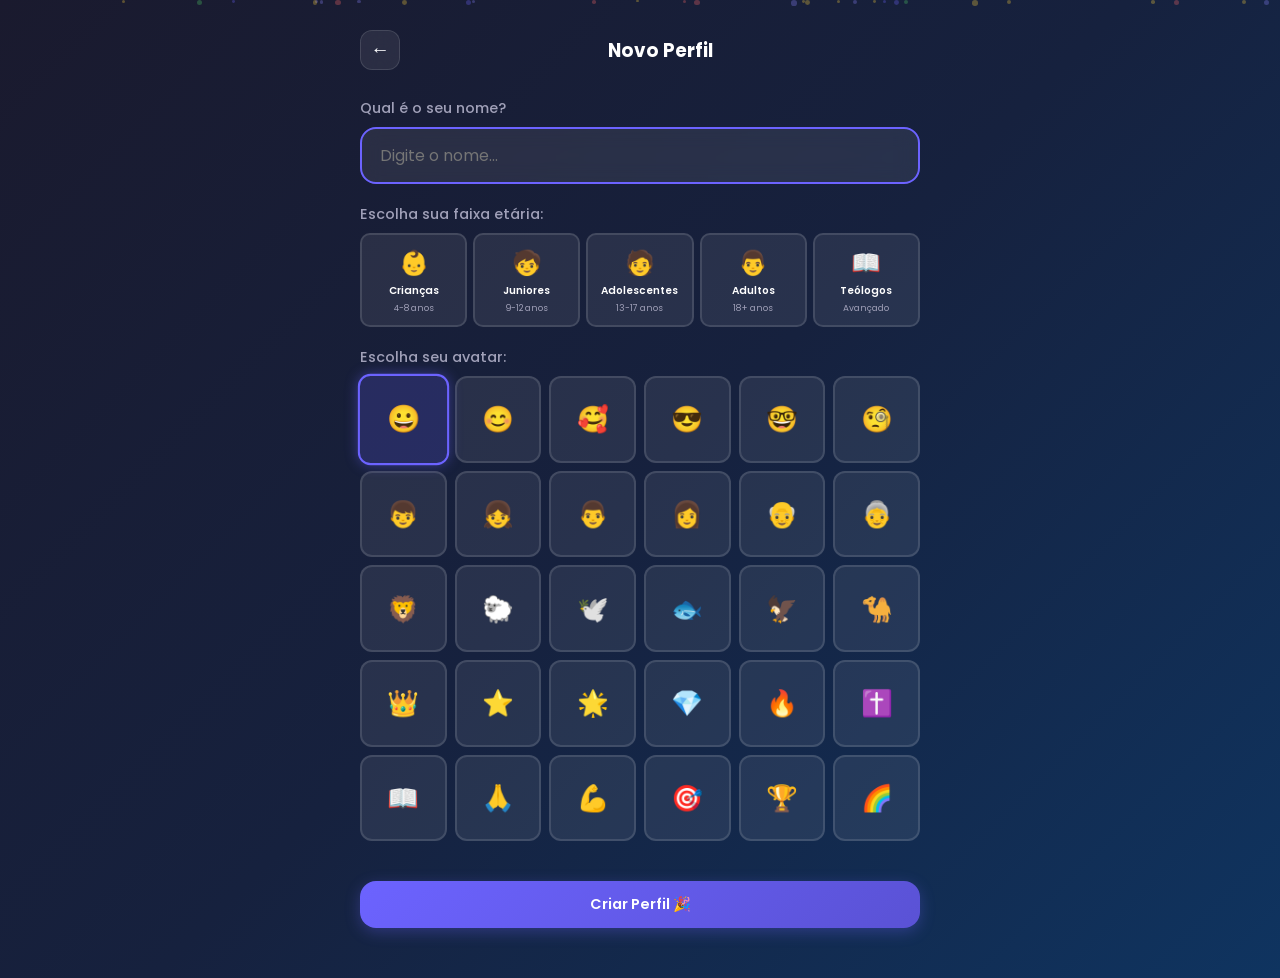
<file: index.html>
<!DOCTYPE html>
<html lang="pt-BR" data-theme="dark">
<head>
    <meta charset="UTF-8">
    <meta name="viewport" content="width=device-width, initial-scale=1.0, maximum-scale=1.0, user-scalable=no">
    <meta name="theme-color" content="#1a1a2e">
    <meta name="description" content="Quiz Bíblico Família">
    <meta name="apple-mobile-web-app-capable" content="yes">
    <link rel="manifest" href="manifest.json">
    <link rel="apple-touch-icon" href="data:image/svg+xml,<svg xmlns='http://www.w3.org/2000/svg' viewBox='0 0 100 100'><text y='.9em' font-size='90'>✝</text></svg>">
    <title>Quiz Bíblico Família</title>
    <link rel="stylesheet" href="css/style.css">
    <link href="https://fonts.googleapis.com/css2?family=Poppins:wght@300;400;500;600;700;800;900&display=swap" rel="stylesheet">
</head>
<body>
    <div id="app">
        <div class="particles" id="particles"></div>

        <!-- ========== SELEÇÃO DE PERFIL ========== -->
        <section id="screen-profile-select" class="screen">
            <div class="container">
                <div class="welcome-hero">
                    <div class="logo-icon">✝</div>
                    <h1 class="title">Quiz Bíblico</h1>
                    <p class="subtitle">Quem vai jogar agora?</p>
                </div>
                <div class="profiles-container" id="profiles-container"></div>
                <button class="btn-add-profile" onclick="showCreateProfile()">
                    <span class="add-profile-icon">➕</span>
                    <span>Adicionar Novo Perfil</span>
                </button>
                <div class="profile-select-footer">
                    <button class="btn-secondary" onclick="navigateTo('screen-family-ranking')">
                        🏆 Ranking da Família
                    </button>
                </div>
            </div>
        </section>

        <!-- ========== CRIAR PERFIL ========== -->
        <section id="screen-create-profile" class="screen">
            <div class="container">
                <div class="header-bar">
                    <button class="btn-back" onclick="backToProfileSelect()">←</button>
                    <h2>Novo Perfil</h2>
                    <div></div>
                </div>
                <div class="create-profile-form">
                    <label class="form-label">Qual é o seu nome?</label>
                    <input type="text" id="create-name" class="form-input" placeholder="Digite o nome..." maxlength="20" autocomplete="off">
                    <label class="form-label" style="margin-top:20px;">Escolha sua faixa etária:</label>
                    <div class="age-select-grid">
                        <button class="age-select-btn" data-age="children" onclick="selectCreateAge('children', this)">
                            <span class="age-select-icon">👶</span>
                            <span class="age-select-name">Crianças</span>
                            <span class="age-select-range">4-8 anos</span>
                        </button>
                        <button class="age-select-btn" data-age="kids" onclick="selectCreateAge('kids', this)">
                            <span class="age-select-icon">🧒</span>
                            <span class="age-select-name">Juniores</span>
                            <span class="age-select-range">9-12 anos</span>
                        </button>
                        <button class="age-select-btn" data-age="teens" onclick="selectCreateAge('teens', this)">
                            <span class="age-select-icon">🧑</span>
                            <span class="age-select-name">Adolescentes</span>
                            <span class="age-select-range">13-17 anos</span>
                        </button>
                        <button class="age-select-btn" data-age="adults" onclick="selectCreateAge('adults', this)">
                            <span class="age-select-icon">👨</span>
                            <span class="age-select-name">Adultos</span>
                            <span class="age-select-range">18+ anos</span>
                        </button>
                        <button class="age-select-btn" data-age="scholars" onclick="selectCreateAge('scholars', this)">
                            <span class="age-select-icon">📖</span>
                            <span class="age-select-name">Teólogos</span>
                            <span class="age-select-range">Avançado</span>
                        </button>
                    </div>
                    <label class="form-label" style="margin-top:20px;">Escolha seu avatar:</label>
                    <div class="avatar-grid" id="create-avatar-grid"></div>
                    <button class="btn-primary" id="btn-create-profile" onclick="createNewProfile()" disabled style="margin-top:25px;">
                        Criar Perfil 🎉
                    </button>
                </div>
            </div>
        </section>

        <!-- ========== TELA INICIAL ========== -->
        <section id="screen-home" class="screen">
            <div class="container">
                <div class="home-topbar">
                    <div class="profile-mini" onclick="navigateTo('screen-profile')">
                        <div class="profile-mini-avatar" id="home-avatar">😀</div>
                        <div class="profile-mini-info">
                            <span class="profile-mini-name" id="home-name">Jogador</span>
                            <span class="profile-mini-level" id="home-level">Nível: Iniciante</span>
                        </div>
                    </div>
                    <div class="topbar-actions">
                        <button class="btn-icon" onclick="switchProfile()" title="Trocar perfil">👥</button>
                        <button class="btn-icon" onclick="toggleTheme()" title="Tema"><span id="theme-icon">🌙</span></button>
                        <button class="btn-icon" onclick="toggleSound()" title="Som"><span id="sound-icon">🔊</span></button>
                        <button class="btn-icon" onclick="navigateTo('screen-settings')" title="Config">⚙️</button>
                    </div>
                </div>

                <!-- CARD DE NOVIDADES -->
                <div class="updates-card" id="updates-card"></div>

                <div class="daily-reward-banner" id="daily-reward-banner" onclick="navigateTo('screen-daily')">
                    <div class="drb-glow"></div>
                    <div class="drb-content">
                        <div class="drb-icon">🎁</div>
                        <div class="drb-text">
                            <span class="drb-title">Recompensa Diária!</span>
                            <span class="drb-sub" id="drb-sub">Toque para coletar</span>
                        </div>
                        <div class="drb-badge">DIA <span id="drb-day">1</span></div>
                    </div>
                </div>

                <div class="stats-bar">
                    <div class="stat-item">
                        <span class="stat-icon">🏆</span>
                        <span class="stat-value" id="total-score">0</span>
                        <span class="stat-label">Pontos</span>
                    </div>
                    <div class="stat-item">
                        <span class="stat-icon">⭐</span>
                        <span class="stat-value" id="total-stars">0</span>
                        <span class="stat-label">Estrelas</span>
                    </div>
                    <div class="stat-item">
                        <span class="stat-icon">🔥</span>
                        <span class="stat-value" id="streak-count">0</span>
                        <span class="stat-label">Sequência</span>
                    </div>
                    <div class="stat-item">
                        <span class="stat-icon">💎</span>
                        <span class="stat-value" id="gems-count">0</span>
                        <span class="stat-label">Gemas</span>
                    </div>
                </div>

                <div class="verse-of-day">
                    <div class="vod-label">📖 Versículo do Dia</div>
                    <p class="vod-text" id="vod-text">"O Senhor é o meu pastor..."</p>
                    <span class="vod-ref" id="vod-ref">— Salmo 23:1</span>
                </div>

                <div class="recommended-age" id="recommended-age"></div>

                <div class="menu-section">
                    <h2 class="section-title">Escolha sua Faixa Etária</h2>
                    <div class="age-groups">
                        <button class="age-btn" data-age="children" onclick="selectAgeGroup('children')">
                            <div class="age-icon">👶</div>
                            <div class="age-info">
                                <h3>Crianças</h3><span>4 - 8 anos</span>
                                <div class="difficulty-dots"><span class="dot filled"></span><span class="dot"></span><span class="dot"></span><span class="dot"></span><span class="dot"></span></div>
                            </div>
                            <div class="age-badge">Fácil</div>
                        </button>
                        <button class="age-btn" data-age="kids" onclick="selectAgeGroup('kids')">
                            <div class="age-icon">🧒</div>
                            <div class="age-info">
                                <h3>Juniores</h3><span>9 - 12 anos</span>
                                <div class="difficulty-dots"><span class="dot filled"></span><span class="dot filled"></span><span class="dot"></span><span class="dot"></span><span class="dot"></span></div>
                            </div>
                            <div class="age-badge">Médio</div>
                        </button>
                        <button class="age-btn" data-age="teens" onclick="selectAgeGroup('teens')">
                            <div class="age-icon">🧑</div>
                            <div class="age-info">
                                <h3>Adolescentes</h3><span>13 - 17 anos</span>
                                <div class="difficulty-dots"><span class="dot filled"></span><span class="dot filled"></span><span class="dot filled"></span><span class="dot"></span><span class="dot"></span></div>
                            </div>
                            <div class="age-badge">Difícil</div>
                        </button>
                        <button class="age-btn" data-age="adults" onclick="selectAgeGroup('adults')">
                            <div class="age-icon">👨</div>
                            <div class="age-info">
                                <h3>Adultos</h3><span>18+ anos</span>
                                <div class="difficulty-dots"><span class="dot filled"></span><span class="dot filled"></span><span class="dot filled"></span><span class="dot filled"></span><span class="dot"></span></div>
                            </div>
                            <div class="age-badge">Expert</div>
                        </button>
                        <button class="age-btn" data-age="scholars" onclick="selectAgeGroup('scholars')">
                            <div class="age-icon">📖</div>
                            <div class="age-info">
                                <h3>Teólogos</h3><span>Avançado</span>
                                <div class="difficulty-dots"><span class="dot filled"></span><span class="dot filled"></span><span class="dot filled"></span><span class="dot filled"></span><span class="dot filled"></span></div>
                            </div>
                            <div class="age-badge">Mestre</div>
                        </button>
                    </div>
                </div>

                <div class="home-buttons">
                    <button class="btn-secondary" onclick="navigateTo('screen-stats')">📊 Estatísticas</button>
                    <button class="btn-secondary" onclick="navigateTo('screen-achievements')">
                        🏅 Conquistas <span class="notif-badge hidden" id="achievements-notif">!</span>
                    </button>
                    <button class="btn-secondary" onclick="navigateTo('screen-daily')">🎁 Recompensas Diárias</button>
                    <button class="btn-secondary" onclick="navigateTo('screen-family-ranking')">👨‍👩‍👧 Ranking Família</button>
                    <button class="btn-secondary" onclick="navigateTo('screen-ranking')">🏅 Meu Ranking</button>
                </div>

                <div class="keyboard-tip">
                    💡 Dica: Pressione <kbd>ESC</kbd> ou <kbd>Backspace</kbd> para voltar
                </div>
            </div>
        </section>

        <!-- ========== PERFIL ========== -->
        <section id="screen-profile" class="screen">
            <div class="container">
                <div class="header-bar">
                    <button class="btn-back" onclick="goBack()">←</button>
                    <h2>Meu Perfil</h2>
                    <div></div>
                </div>
                <div class="profile-card">
                    <div class="profile-avatar-large" id="profile-avatar">😀</div>
                    <h2 class="profile-name" id="profile-name">Jogador</h2>
                    <div class="profile-title" id="profile-title">Iniciante</div>
                    <div class="profile-age-tag" id="profile-age-tag">👨 Adultos</div>
                    <div class="profile-level-bar">
                        <div class="level-info">
                            <span class="level-label">Nível <span id="profile-level-num">1</span></span>
                            <span class="level-name" id="profile-level-name">Iniciante</span>
                        </div>
                        <div class="xp-bar"><div class="xp-fill" id="profile-xp-fill" style="width:0%"></div></div>
                        <span class="xp-text" id="profile-xp-text">0/100 XP</span>
                    </div>
                </div>
                <div class="profile-stats-grid">
                    <div class="profile-stat-card"><div class="psc-icon">🏆</div><div class="psc-value" id="ps-total-score">0</div><div class="psc-label">Pontos</div></div>
                    <div class="profile-stat-card"><div class="psc-icon">✅</div><div class="psc-value" id="ps-total-quizzes">0</div><div class="psc-label">Quizzes</div></div>
                    <div class="profile-stat-card"><div class="psc-icon">💯</div><div class="psc-value" id="ps-perfect">0</div><div class="psc-label">Perfeitos</div></div>
                    <div class="profile-stat-card"><div class="psc-icon">⭐</div><div class="psc-value" id="ps-stars">0</div><div class="psc-label">Estrelas</div></div>
                    <div class="profile-stat-card"><div class="psc-icon">🔥</div><div class="psc-value" id="ps-max-combo">0</div><div class="psc-label">Max Combo</div></div>
                    <div class="profile-stat-card"><div class="psc-icon">💎</div><div class="psc-value" id="ps-gems">0</div><div class="psc-label">Gemas</div></div>
                </div>
                <div class="profile-section">
                    <h3 class="profile-section-title">Editar Perfil</h3>
                    <label class="form-label">Nome:</label>
                    <input type="text" id="edit-name" class="form-input" maxlength="20">
                    <label class="form-label" style="margin-top:12px;">Avatar:</label>
                    <div class="avatar-grid" id="edit-avatar-grid"></div>
                    <button class="btn-primary" onclick="updateCurrentProfile()" style="margin-top:15px;">Salvar Alterações</button>
                </div>
                <button class="btn-danger" onclick="deleteProfilePrompt()" style="margin-top:15px;">🗑 Excluir Este Perfil</button>
            </div>
        </section>

        <!-- ========== ESTATÍSTICAS ========== -->
        <section id="screen-stats" class="screen">
            <div class="container">
                <div class="header-bar">
                    <button class="btn-back" onclick="goBack()">←</button>
                    <h2>Estatísticas</h2>
                    <div></div>
                </div>
                <div class="stats-overview">
                    <div class="stats-overview-title">📊 Visão Geral</div>
                    <div class="stats-overview-grid">
                        <div class="sog-item"><div class="sog-value" id="stat-total-q">0</div><div class="sog-label">Perguntas</div></div>
                        <div class="sog-item"><div class="sog-value" id="stat-correct-q">0</div><div class="sog-label">Corretas</div></div>
                        <div class="sog-item"><div class="sog-value" id="stat-accuracy">0%</div><div class="sog-label">Acerto</div></div>
                        <div class="sog-item"><div class="sog-value" id="stat-avg-time">0s</div><div class="sog-label">Tempo Médio</div></div>
                    </div>
                </div>
                <div class="stats-chart-section">
                    <div class="stats-chart-title">📈 Desempenho por Categoria</div>
                    <div class="stats-chart-bars" id="stats-chart-bars"></div>
                </div>
                <div class="stats-chart-section">
                    <div class="stats-chart-title">🎯 Força por Faixa Etária</div>
                    <div class="stats-age-bars" id="stats-age-bars"></div>
                </div>
                <div class="stats-chart-section">
                    <div class="stats-chart-title">📅 Últimos 7 dias</div>
                    <div class="stats-week-chart" id="stats-week-chart"></div>
                </div>
            </div>
        </section>

        <!-- ========== CATEGORIAS ========== -->
        <section id="screen-categories" class="screen">
            <div class="container">
                <div class="header-bar">
                    <button class="btn-back" onclick="goBack()">←</button>
                    <h2 id="category-title">Categorias</h2>
                    <div class="header-gems">💎 <span id="header-gems">0</span></div>
                </div>
                <div class="player-level-bar">
                    <div class="level-info">
                        <span class="level-label">Nível:</span>
                        <span class="level-name" id="level-name">Iniciante</span>
                    </div>
                    <div class="xp-bar"><div class="xp-fill" id="xp-fill" style="width:0%"></div></div>
                    <span class="xp-text" id="xp-text">0/100 XP</span>
                </div>
                <div class="categories-grid" id="categories-grid"></div>
            </div>
        </section>

        <!-- ========== QUIZ ========== -->
        <section id="screen-quiz" class="screen">
            <div class="container">
                <div class="quiz-header">
                    <button class="btn-back" onclick="confirmExit()">✕</button>
                    <div class="quiz-progress">
                        <div class="progress-bar"><div class="progress-fill" id="progress-fill"></div></div>
                        <span class="progress-text" id="progress-text">1/10</span>
                    </div>
                    <div class="quiz-timer">
                        <svg class="timer-svg" viewBox="0 0 36 36">
                            <path class="timer-bg" d="M18 2.0845 a 15.9155 15.9155 0 0 1 0 31.831 a 15.9155 15.9155 0 0 1 0 -31.831"/>
                            <path class="timer-fill" id="timer-path" d="M18 2.0845 a 15.9155 15.9155 0 0 1 0 31.831 a 15.9155 15.9155 0 0 1 0 -31.831"/>
                        </svg>
                        <span class="timer-text" id="timer-text">30</span>
                    </div>
                </div>
                <div class="hints-bar">
                    <button class="hint-btn" id="hint-fifty" onclick="useHint('fifty')">
                        <span class="hint-icon">🎯</span>
                        <span class="hint-label">50:50</span>
                        <span class="hint-cost">💎5</span>
                    </button>
                    <button class="hint-btn" id="hint-skip" onclick="useHint('skip')">
                        <span class="hint-icon">⏭️</span>
                        <span class="hint-label">Pular</span>
                        <span class="hint-cost">💎8</span>
                    </button>
                    <button class="hint-btn" id="hint-time" onclick="useHint('time')">
                        <span class="hint-icon">⏰</span>
                        <span class="hint-label">+15s</span>
                        <span class="hint-cost">💎3</span>
                    </button>
                    <button class="hint-btn" id="hint-verse" onclick="useHint('verse')">
                        <span class="hint-icon">📖</span>
                        <span class="hint-label">Dica</span>
                        <span class="hint-cost">💎4</span>
                    </button>
                </div>
                <div class="quiz-score-bar">
                    <div class="combo-indicator" id="combo-indicator">
                        <span class="combo-text">🔥 x<span id="combo-count">1</span></span>
                    </div>
                    <div class="quiz-gems">💎 <span id="quiz-gems">0</span></div>
                    <div class="quiz-points"><span id="quiz-score">0</span> pts</div>
                </div>
                <div class="question-card" id="question-card">
                    <div class="question-category-badge" id="question-category-badge"></div>
                    <div class="question-number" id="question-number">Pergunta 1</div>
                    <h3 class="question-text" id="question-text"></h3>
                    <p class="question-reference" id="question-reference"></p>
                    <div class="question-hint-text hidden" id="question-hint-text"></div>
                </div>
                <div class="options-container" id="options-container"></div>
                <div class="feedback-card hidden" id="feedback-card">
                    <div class="feedback-icon" id="feedback-icon"></div>
                    <h3 class="feedback-title" id="feedback-title"></h3>
                    <p class="feedback-text" id="feedback-text"></p>
                    <p class="feedback-verse" id="feedback-verse"></p>
                    <div class="feedback-gems hidden" id="feedback-gems">
                        <span>💎 +<span id="feedback-gems-value">0</span> Gemas</span>
                    </div>
                    <button class="btn-next" id="btn-next" type="button">Próxima Pergunta →</button>
                </div>
            </div>
        </section>

        <!-- ========== RESULTADO ========== -->
        <section id="screen-result" class="screen">
            <div class="container">
                <div class="result-card">
                    <div class="result-animation" id="result-animation"></div>
                    <div class="result-stars" id="result-stars"></div>
                    <h2 class="result-title" id="result-title"></h2>
                    <p class="result-message" id="result-message"></p>
                    <div class="result-stats">
                        <div class="result-stat"><div class="result-stat-value" id="result-correct">0</div><div class="result-stat-label">Acertos</div></div>
                        <div class="result-stat"><div class="result-stat-value" id="result-total">0</div><div class="result-stat-label">Perguntas</div></div>
                        <div class="result-stat"><div class="result-stat-value" id="result-points">0</div><div class="result-stat-label">Pontos</div></div>
                        <div class="result-stat"><div class="result-stat-value" id="result-time">0s</div><div class="result-stat-label">Tempo</div></div>
                    </div>
                    <div class="result-rewards">
                        <div class="result-xp-gain" id="result-xp-gain">+0 XP</div>
                        <div class="result-gems-gain" id="result-gems-gain">💎 +0</div>
                    </div>
                    <div class="result-achievements hidden" id="result-achievements">
                        <h3 class="result-ach-title">🏅 Conquistas Desbloqueadas!</h3>
                        <div class="result-ach-list" id="result-ach-list"></div>
                    </div>
                    <div class="result-verse-card">
                        <p class="verse-text" id="result-verse-text"></p>
                        <span class="verse-ref" id="result-verse-ref"></span>
                    </div>
                    <div class="result-buttons">
                        <button class="btn-primary" id="btn-restart-quiz" type="button">🔄 Jogar Novamente</button>
                        <button class="btn-secondary" id="btn-back-categories" type="button">📚 Categorias</button>
                        <button class="btn-secondary" id="btn-back-home" type="button">🏠 Início</button>
                    </div>
                </div>
            </div>
        </section>

        <!-- ========== CONQUISTAS ========== -->
        <section id="screen-achievements" class="screen">
            <div class="container">
                <div class="header-bar">
                    <button class="btn-back" onclick="goBack()">←</button>
                    <h2>Conquistas</h2>
                    <div class="ach-counter"><span id="ach-unlocked">0</span>/<span id="ach-total">0</span></div>
                </div>
                <div class="ach-progress-bar"><div class="ach-progress-fill" id="ach-progress-fill" style="width:0%"></div></div>
                <div class="ach-filter-tabs">
                    <button class="ach-tab active" onclick="filterAchievements('all',this)">Todas</button>
                    <button class="ach-tab" onclick="filterAchievements('unlocked',this)">✅ Desbloqueadas</button>
                    <button class="ach-tab" onclick="filterAchievements('locked',this)">🔒 Bloqueadas</button>
                </div>
                <div class="achievements-list" id="achievements-list"></div>
            </div>
        </section>

        <!-- ========== DAILY REWARDS ========== -->
        <section id="screen-daily" class="screen">
            <div class="container">
                <div class="header-bar">
                    <button class="btn-back" onclick="goBack()">←</button>
                    <h2>Recompensas Diárias</h2>
                    <div></div>
                </div>
                <div class="daily-hero">
                    <div class="daily-hero-icon" id="daily-hero-icon">🎁</div>
                    <h3 class="daily-hero-title" id="daily-hero-title">Dia 1 de 7</h3>
                    <p class="daily-hero-sub" id="daily-hero-sub">Volte todos os dias!</p>
                </div>
                <div class="daily-calendar" id="daily-calendar"></div>
                <button class="btn-daily-claim" id="btn-daily-claim" type="button">
                    <span class="btn-daily-icon">🎁</span>
                    <span class="btn-daily-text">Coletar Recompensa!</span>
                </button>
                <div class="daily-bonus-section">
                    <h3 class="daily-bonus-title">🌟 Bônus de Sequência</h3>
                    <div class="daily-bonus-cards" id="daily-bonus-cards"></div>
                </div>
                <div class="daily-history">
                    <h3 class="daily-history-title">📋 Histórico Recente</h3>
                    <div class="daily-history-list" id="daily-history-list"></div>
                </div>
            </div>
        </section>

        <!-- ========== RANKING ========== -->
        <section id="screen-ranking" class="screen">
            <div class="container">
                <div class="header-bar">
                    <button class="btn-back" onclick="goBack()">←</button>
                    <h2>Meu Ranking</h2>
                    <div></div>
                </div>
                <div class="ranking-tabs">
                    <button class="tab-btn active" onclick="switchRankingTab('all',this)">Geral</button>
                    <button class="tab-btn" onclick="switchRankingTab('children',this)">Crianças</button>
                    <button class="tab-btn" onclick="switchRankingTab('kids',this)">Juniores</button>
                    <button class="tab-btn" onclick="switchRankingTab('teens',this)">Adolescentes</button>
                    <button class="tab-btn" onclick="switchRankingTab('adults',this)">Adultos</button>
                    <button class="tab-btn" onclick="switchRankingTab('scholars',this)">Teólogos</button>
                </div>
                <div class="ranking-list" id="ranking-list"></div>
                <button class="btn-danger" onclick="clearRanking()">🗑 Limpar Ranking</button>
            </div>
        </section>

        <!-- ========== FAMILY RANKING ========== -->
        <section id="screen-family-ranking" class="screen">
            <div class="container">
                <div class="header-bar">
                    <button class="btn-back" onclick="goBack()">←</button>
                    <h2>🏆 Ranking Família</h2>
                    <div></div>
                </div>
                <div class="family-ranking-hero">
                    <div class="frh-icon">👨‍👩‍👧‍👦</div>
                    <p class="frh-text">Veja quem está na frente!</p>
                </div>
                <div class="family-ranking-tabs">
                    <button class="frt-btn active" onclick="switchFamilyRankTab('score',this)">🏆 Pontos</button>
                    <button class="frt-btn" onclick="switchFamilyRankTab('stars',this)">⭐ Estrelas</button>
                    <button class="frt-btn" onclick="switchFamilyRankTab('quizzes',this)">✅ Quizzes</button>
                    <button class="frt-btn" onclick="switchFamilyRankTab('streak',this)">🔥 Sequência</button>
                </div>
                <div class="family-ranking-list" id="family-ranking-list"></div>
            </div>
        </section>

        <!-- ========== SETTINGS ========== -->
        <section id="screen-settings" class="screen">
            <div class="container">
                <div class="header-bar">
                    <button class="btn-back" onclick="goBack()">←</button>
                    <h2>Configurações</h2>
                    <div></div>
                </div>
                <div class="settings-list">
                    <div class="settings-item">
                        <div class="settings-info"><span class="settings-icon">👥</span><span>Trocar Perfil</span></div>
                        <button class="btn-icon" onclick="switchProfile()">→</button>
                    </div>
                    <div class="settings-item">
                        <div class="settings-info"><span class="settings-icon">🎨</span><span>Tema</span></div>
                        <button class="settings-toggle" onclick="toggleTheme()"><span id="settings-theme-label">Escuro</span></button>
                    </div>
                    <div class="settings-item">
                        <div class="settings-info"><span class="settings-icon">🔊</span><span>Sons</span></div>
                        <button class="settings-toggle" onclick="toggleSound()"><span id="settings-sound-label">Ligado</span></button>
                    </div>
                    <div class="settings-item">
                        <div class="settings-info"><span class="settings-icon">👤</span><span>Editar Perfil</span></div>
                        <button class="btn-icon" onclick="navigateTo('screen-profile')">→</button>
                    </div>
                </div>
                <div class="settings-section">
                    <h3 class="settings-section-title">Dados</h3>
                    <button class="btn-secondary" onclick="exportData()">📤 Exportar Dados</button>
                    <button class="btn-secondary" onclick="importDataPrompt()" style="margin-top:8px;">📥 Importar Dados</button>
                    <button class="btn-danger" onclick="resetAllData()" style="margin-top:8px;">🗑 Resetar Tudo</button>
                </div>
                <div class="settings-footer">
                    <p>Quiz Bíblico Família v3.1</p>
                    <p>Feito com ❤️ e Fé</p>
                </div>
            </div>
        </section>
    </div>

    <!-- MODALS -->
    <div class="modal-overlay hidden" id="modal-overlay">
        <div class="modal">
            <h3 class="modal-title" id="modal-title">Confirmar?</h3>
            <p class="modal-text" id="modal-text">Tem certeza?</p>
            <div class="modal-buttons">
                <button class="btn-secondary" id="modal-cancel-btn" type="button">Cancelar</button>
                <button class="btn-danger" id="modal-confirm-btn" type="button">Confirmar</button>
            </div>
        </div>
    </div>

    <div class="achievement-popup hidden" id="achievement-popup">
        <div class="ach-popup-card">
            <div class="ach-popup-glow"></div>
            <div class="ach-popup-badge">🏅 CONQUISTA DESBLOQUEADA!</div>
            <div class="ach-popup-icon" id="ach-popup-icon">🏆</div>
            <h3 class="ach-popup-name" id="ach-popup-name"></h3>
            <p class="ach-popup-desc" id="ach-popup-desc"></p>
            <div class="ach-popup-reward" id="ach-popup-reward"></div>
            <button class="btn-primary" id="btn-close-ach-popup" type="button">Incrível! ✨</button>
        </div>
    </div>

    <div class="daily-popup hidden" id="daily-popup">
        <div class="daily-popup-card">
            <div class="daily-popup-glow"></div>
            <div class="daily-popup-icon" id="daily-popup-icon">🎁</div>
            <h3 class="daily-popup-title" id="daily-popup-title"></h3>
            <div class="daily-popup-rewards" id="daily-popup-rewards"></div>
            <p class="daily-popup-verse" id="daily-popup-verse"></p>
            <button class="btn-primary" id="btn-close-daily-popup" type="button">Amém! 🙏</button>
        </div>
    </div>

    <div class="toast hidden" id="toast">
        <span class="toast-icon" id="toast-icon"></span>
        <span class="toast-message" id="toast-message"></span>
    </div>

    <input type="file" id="import-file-input" accept=".json" style="display:none">

    <script src="js/questions.js"></script>
    <script src="js/achievements.js"></script>
    <script src="js/daily-rewards.js"></script>
    <script src="js/profiles.js"></script>
    <script src="js/game.js"></script>
    <script src="js/app.js"></script>
    <script>
        if ('serviceWorker' in navigator) {
            navigator.serviceWorker.register('sw.js').catch(() => {});
        }
    </script>
</body>
</html>
</file>
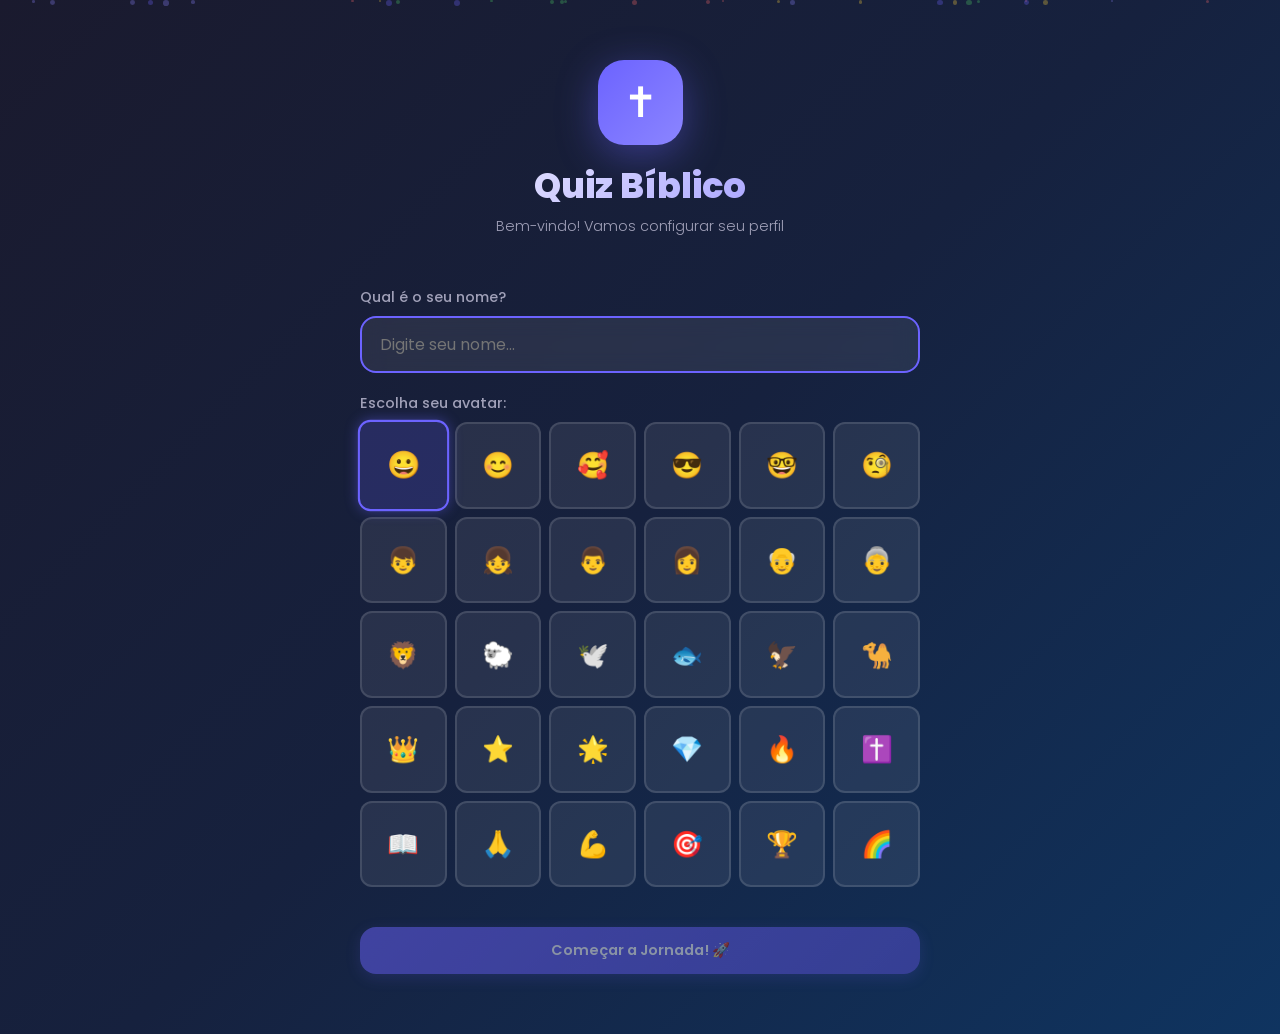
<file: bible-quiz-app/index.html>
<!DOCTYPE html>
<html lang="pt-BR" data-theme="dark">
<head>
    <meta charset="UTF-8">
    <meta name="viewport" content="width=device-width, initial-scale=1.0, maximum-scale=1.0, user-scalable=no">
    <meta name="theme-color" content="#1a1a2e">
    <meta name="description" content="Quiz Bíblico - Teste seus conhecimentos sobre a Palavra de Deus">
    <meta name="apple-mobile-web-app-capable" content="yes">
    <meta name="apple-mobile-web-app-status-bar-style" content="black-translucent">
    <link rel="manifest" href="manifest.json">
    <link rel="apple-touch-icon" href="data:image/svg+xml,<svg xmlns='http://www.w3.org/2000/svg' viewBox='0 0 100 100'><text y='.9em' font-size='90'>✝</text></svg>">
    <title>Quiz Bíblico</title>
    <link rel="stylesheet" href="css/style.css">
    <link href="https://fonts.googleapis.com/css2?family=Poppins:wght@300;400;500;600;700;800;900&display=swap" rel="stylesheet">
</head>
<body>
    <div id="app">
        <div class="particles" id="particles"></div>

        <!-- ========== TELA DE BOAS-VINDAS / PERFIL INICIAL ========== -->
        <section id="screen-welcome" class="screen">
            <div class="container">
                <div class="welcome-hero">
                    <div class="logo-icon">✝</div>
                    <h1 class="title">Quiz Bíblico</h1>
                    <p class="subtitle">Bem-vindo! Vamos configurar seu perfil</p>
                </div>
                <div class="welcome-form">
                    <label class="form-label">Qual é o seu nome?</label>
                    <input type="text" id="welcome-name" class="form-input" placeholder="Digite seu nome..." maxlength="20" autocomplete="off">
                    <label class="form-label" style="margin-top:20px;">Escolha seu avatar:</label>
                    <div class="avatar-grid" id="welcome-avatar-grid"></div>
                    <button class="btn-primary" id="btn-welcome-start" onclick="saveProfile()" disabled>
                        Começar a Jornada! 🚀
                    </button>
                </div>
            </div>
        </section>

        <!-- ========== TELA INICIAL ========== -->
        <section id="screen-home" class="screen">
            <div class="container">
                <!-- Top Bar -->
                <div class="home-topbar">
                    <div class="profile-mini" onclick="showScreen('screen-profile')">
                        <div class="profile-mini-avatar" id="home-avatar">😀</div>
                        <div class="profile-mini-info">
                            <span class="profile-mini-name" id="home-name">Jogador</span>
                            <span class="profile-mini-level" id="home-level">Nível: Iniciante</span>
                        </div>
                    </div>
                    <div class="topbar-actions">
                        <button class="btn-icon" onclick="toggleTheme()" title="Alternar tema">
                            <span id="theme-icon">🌙</span>
                        </button>
                        <button class="btn-icon" onclick="toggleSound()" title="Som">
                            <span id="sound-icon">🔊</span>
                        </button>
                        <button class="btn-icon" onclick="showScreen('screen-settings')" title="Configurações">⚙️</button>
                    </div>
                </div>

                <!-- Daily Reward Banner -->
                <div class="daily-reward-banner" id="daily-reward-banner" onclick="showScreen('screen-daily')">
                    <div class="drb-glow"></div>
                    <div class="drb-content">
                        <div class="drb-icon">🎁</div>
                        <div class="drb-text">
                            <span class="drb-title">Recompensa Diária!</span>
                            <span class="drb-sub" id="drb-sub">Toque para coletar</span>
                        </div>
                        <div class="drb-badge">DIA <span id="drb-day">1</span></div>
                    </div>
                </div>

                <!-- Stats Bar -->
                <div class="stats-bar">
                    <div class="stat-item">
                        <span class="stat-icon">🏆</span>
                        <span class="stat-value" id="total-score">0</span>
                        <span class="stat-label">Pontos</span>
                    </div>
                    <div class="stat-item">
                        <span class="stat-icon">⭐</span>
                        <span class="stat-value" id="total-stars">0</span>
                        <span class="stat-label">Estrelas</span>
                    </div>
                    <div class="stat-item">
                        <span class="stat-icon">🔥</span>
                        <span class="stat-value" id="streak-count">0</span>
                        <span class="stat-label">Sequência</span>
                    </div>
                    <div class="stat-item">
                        <span class="stat-icon">💎</span>
                        <span class="stat-value" id="gems-count">0</span>
                        <span class="stat-label">Gemas</span>
                    </div>
                </div>

                <!-- Versículo do Dia -->
                <div class="verse-of-day" id="verse-of-day">
                    <div class="vod-label">📖 Versículo do Dia</div>
                    <p class="vod-text" id="vod-text">"O Senhor é o meu pastor, nada me faltará."</p>
                    <span class="vod-ref" id="vod-ref">— Salmo 23:1</span>
                </div>

                <!-- Menu -->
                <div class="menu-section">
                    <h2 class="section-title">Escolha sua Faixa Etária</h2>
                    <div class="age-groups">
                        <button class="age-btn" data-age="children" onclick="selectAgeGroup('children')">
                            <div class="age-icon">👶</div>
                            <div class="age-info">
                                <h3>Crianças</h3>
                                <span>4 - 8 anos</span>
                                <div class="difficulty-dots"><span class="dot filled"></span><span class="dot"></span><span class="dot"></span><span class="dot"></span><span class="dot"></span></div>
                            </div>
                            <div class="age-badge">Fácil</div>
                        </button>
                        <button class="age-btn" data-age="kids" onclick="selectAgeGroup('kids')">
                            <div class="age-icon">🧒</div>
                            <div class="age-info">
                                <h3>Juniores</h3>
                                <span>9 - 12 anos</span>
                                <div class="difficulty-dots"><span class="dot filled"></span><span class="dot filled"></span><span class="dot"></span><span class="dot"></span><span class="dot"></span></div>
                            </div>
                            <div class="age-badge">Médio</div>
                        </button>
                        <button class="age-btn" data-age="teens" onclick="selectAgeGroup('teens')">
                            <div class="age-icon">🧑</div>
                            <div class="age-info">
                                <h3>Adolescentes</h3>
                                <span>13 - 17 anos</span>
                                <div class="difficulty-dots"><span class="dot filled"></span><span class="dot filled"></span><span class="dot filled"></span><span class="dot"></span><span class="dot"></span></div>
                            </div>
                            <div class="age-badge">Difícil</div>
                        </button>
                        <button class="age-btn" data-age="adults" onclick="selectAgeGroup('adults')">
                            <div class="age-icon">👨</div>
                            <div class="age-info">
                                <h3>Adultos</h3>
                                <span>18+ anos</span>
                                <div class="difficulty-dots"><span class="dot filled"></span><span class="dot filled"></span><span class="dot filled"></span><span class="dot filled"></span><span class="dot"></span></div>
                            </div>
                            <div class="age-badge">Expert</div>
                        </button>
                        <button class="age-btn" data-age="scholars" onclick="selectAgeGroup('scholars')">
                            <div class="age-icon">📖</div>
                            <div class="age-info">
                                <h3>Teólogos</h3>
                                <span>Avançado</span>
                                <div class="difficulty-dots"><span class="dot filled"></span><span class="dot filled"></span><span class="dot filled"></span><span class="dot filled"></span><span class="dot filled"></span></div>
                            </div>
                            <div class="age-badge">Mestre</div>
                        </button>
                    </div>
                </div>

                <div class="home-buttons">
                    <button class="btn-secondary" onclick="showScreen('screen-stats')">📊 Estatísticas</button>
                    <button class="btn-secondary" onclick="showScreen('screen-achievements')">
                        🏅 Conquistas <span class="notif-badge hidden" id="achievements-notif">!</span>
                    </button>
                    <button class="btn-secondary" onclick="showScreen('screen-daily')">🎁 Recompensas Diárias</button>
                    <button class="btn-secondary" onclick="showScreen('screen-ranking')">🏅 Ver Ranking</button>
                </div>
            </div>
        </section>

        <!-- ========== TELA DE PERFIL ========== -->
        <section id="screen-profile" class="screen">
            <div class="container">
                <div class="header-bar">
                    <button class="btn-back" onclick="showScreen('screen-home')">←</button>
                    <h2>Meu Perfil</h2>
                    <div></div>
                </div>
                <div class="profile-card">
                    <div class="profile-avatar-large" id="profile-avatar">😀</div>
                    <h2 class="profile-name" id="profile-name">Jogador</h2>
                    <div class="profile-title" id="profile-title">Iniciante</div>
                    <div class="profile-level-bar">
                        <div class="level-info">
                            <span class="level-label">Nível <span id="profile-level-num">1</span></span>
                            <span class="level-name" id="profile-level-name">Iniciante</span>
                        </div>
                        <div class="xp-bar"><div class="xp-fill" id="profile-xp-fill" style="width:0%"></div></div>
                        <span class="xp-text" id="profile-xp-text">0/100 XP</span>
                    </div>
                </div>
                <div class="profile-stats-grid">
                    <div class="profile-stat-card"><div class="psc-icon">🏆</div><div class="psc-value" id="ps-total-score">0</div><div class="psc-label">Pontos Totais</div></div>
                    <div class="profile-stat-card"><div class="psc-icon">✅</div><div class="psc-value" id="ps-total-quizzes">0</div><div class="psc-label">Quizzes</div></div>
                    <div class="profile-stat-card"><div class="psc-icon">💯</div><div class="psc-value" id="ps-perfect">0</div><div class="psc-label">Perfeitos</div></div>
                    <div class="profile-stat-card"><div class="psc-icon">⭐</div><div class="psc-value" id="ps-stars">0</div><div class="psc-label">Estrelas</div></div>
                    <div class="profile-stat-card"><div class="psc-icon">🔥</div><div class="psc-value" id="ps-max-combo">0</div><div class="psc-label">Max Combo</div></div>
                    <div class="profile-stat-card"><div class="psc-icon">💎</div><div class="psc-value" id="ps-gems">0</div><div class="psc-label">Gemas</div></div>
                </div>
                <div class="profile-section">
                    <h3 class="profile-section-title">Editar Perfil</h3>
                    <label class="form-label">Nome:</label>
                    <input type="text" id="edit-name" class="form-input" maxlength="20">
                    <label class="form-label" style="margin-top:12px;">Avatar:</label>
                    <div class="avatar-grid" id="edit-avatar-grid"></div>
                    <button class="btn-primary" onclick="updateProfile()" style="margin-top:15px;">Salvar Alterações</button>
                </div>
            </div>
        </section>

        <!-- ========== TELA DE ESTATÍSTICAS ========== -->
        <section id="screen-stats" class="screen">
            <div class="container">
                <div class="header-bar">
                    <button class="btn-back" onclick="showScreen('screen-home')">←</button>
                    <h2>Estatísticas</h2>
                    <div></div>
                </div>
                <div class="stats-overview">
                    <div class="stats-overview-title">📊 Visão Geral</div>
                    <div class="stats-overview-grid">
                        <div class="sog-item"><div class="sog-value" id="stat-total-q">0</div><div class="sog-label">Perguntas Respondidas</div></div>
                        <div class="sog-item"><div class="sog-value" id="stat-correct-q">0</div><div class="sog-label">Respostas Corretas</div></div>
                        <div class="sog-item"><div class="sog-value" id="stat-accuracy">0%</div><div class="sog-label">Taxa de Acerto</div></div>
                        <div class="sog-item"><div class="sog-value" id="stat-avg-time">0s</div><div class="sog-label">Tempo Médio</div></div>
                    </div>
                </div>
                <div class="stats-chart-section">
                    <div class="stats-chart-title">📈 Desempenho por Categoria</div>
                    <div class="stats-chart-bars" id="stats-chart-bars"></div>
                </div>
                <div class="stats-chart-section">
                    <div class="stats-chart-title">🎯 Força por Faixa Etária</div>
                    <div class="stats-age-bars" id="stats-age-bars"></div>
                </div>
                <div class="stats-chart-section">
                    <div class="stats-chart-title">📅 Últimos 7 dias</div>
                    <div class="stats-week-chart" id="stats-week-chart"></div>
                </div>
            </div>
        </section>

        <!-- ========== TELA DE CATEGORIAS ========== -->
        <section id="screen-categories" class="screen">
            <div class="container">
                <div class="header-bar">
                    <button class="btn-back" onclick="showScreen('screen-home')">←</button>
                    <h2 id="category-title">Categorias</h2>
                    <div class="header-gems">💎 <span id="header-gems">0</span></div>
                </div>
                <div class="player-level-bar">
                    <div class="level-info">
                        <span class="level-label">Nível:</span>
                        <span class="level-name" id="level-name">Iniciante</span>
                    </div>
                    <div class="xp-bar"><div class="xp-fill" id="xp-fill" style="width:0%"></div></div>
                    <span class="xp-text" id="xp-text">0/100 XP</span>
                </div>
                <div class="categories-grid" id="categories-grid"></div>
            </div>
        </section>

        <!-- ========== TELA DO QUIZ ========== -->
        <section id="screen-quiz" class="screen">
            <div class="container">
                <div class="quiz-header">
                    <button class="btn-back" onclick="confirmExit()">✕</button>
                    <div class="quiz-progress">
                        <div class="progress-bar"><div class="progress-fill" id="progress-fill"></div></div>
                        <span class="progress-text" id="progress-text">1/10</span>
                    </div>
                    <div class="quiz-timer">
                        <svg class="timer-svg" viewBox="0 0 36 36">
                            <path class="timer-bg" d="M18 2.0845 a 15.9155 15.9155 0 0 1 0 31.831 a 15.9155 15.9155 0 0 1 0 -31.831"/>
                            <path class="timer-fill" id="timer-path" d="M18 2.0845 a 15.9155 15.9155 0 0 1 0 31.831 a 15.9155 15.9155 0 0 1 0 -31.831"/>
                        </svg>
                        <span class="timer-text" id="timer-text">30</span>
                    </div>
                </div>

                <!-- Hints Bar -->
                <div class="hints-bar">
                    <button class="hint-btn" id="hint-fifty" onclick="useHint('fifty')" title="Eliminar 2 erradas">
                        <span class="hint-icon">🎯</span>
                        <span class="hint-label">50:50</span>
                        <span class="hint-cost">💎5</span>
                    </button>
                    <button class="hint-btn" id="hint-skip" onclick="useHint('skip')" title="Pular pergunta">
                        <span class="hint-icon">⏭️</span>
                        <span class="hint-label">Pular</span>
                        <span class="hint-cost">💎8</span>
                    </button>
                    <button class="hint-btn" id="hint-time" onclick="useHint('time')" title="Tempo extra">
                        <span class="hint-icon">⏰</span>
                        <span class="hint-label">+15s</span>
                        <span class="hint-cost">💎3</span>
                    </button>
                    <button class="hint-btn" id="hint-verse" onclick="useHint('verse')" title="Ver versículo">
                        <span class="hint-icon">📖</span>
                        <span class="hint-label">Dica</span>
                        <span class="hint-cost">💎4</span>
                    </button>
                </div>

                <div class="quiz-score-bar">
                    <div class="combo-indicator" id="combo-indicator">
                        <span class="combo-text">🔥 x<span id="combo-count">1</span></span>
                    </div>
                    <div class="quiz-gems">💎 <span id="quiz-gems">0</span></div>
                    <div class="quiz-points"><span id="quiz-score">0</span> pts</div>
                </div>

                <div class="question-card" id="question-card">
                    <div class="question-category-badge" id="question-category-badge"></div>
                    <div class="question-number" id="question-number">Pergunta 1</div>
                    <h3 class="question-text" id="question-text"></h3>
                    <p class="question-reference" id="question-reference"></p>
                    <div class="question-hint-text hidden" id="question-hint-text"></div>
                </div>

                <div class="options-container" id="options-container"></div>

                <div class="feedback-card hidden" id="feedback-card">
                    <div class="feedback-icon" id="feedback-icon"></div>
                    <h3 class="feedback-title" id="feedback-title"></h3>
                    <p class="feedback-text" id="feedback-text"></p>
                    <p class="feedback-verse" id="feedback-verse"></p>
                    <div class="feedback-gems hidden" id="feedback-gems">
                        <span>💎 +<span id="feedback-gems-value">0</span> Gemas</span>
                    </div>
                    <button class="btn-next" id="btn-next" onclick="nextQuestion()">Próxima Pergunta →</button>
                </div>
            </div>
        </section>

        <!-- ========== TELA DE RESULTADO ========== -->
        <section id="screen-result" class="screen">
            <div class="container">
                <div class="result-card">
                    <div class="result-animation" id="result-animation"></div>
                    <div class="result-stars" id="result-stars"></div>
                    <h2 class="result-title" id="result-title"></h2>
                    <p class="result-message" id="result-message"></p>
                    <div class="result-stats">
                        <div class="result-stat"><div class="result-stat-value" id="result-correct">0</div><div class="result-stat-label">Acertos</div></div>
                        <div class="result-stat"><div class="result-stat-value" id="result-total">0</div><div class="result-stat-label">Perguntas</div></div>
                        <div class="result-stat"><div class="result-stat-value" id="result-points">0</div><div class="result-stat-label">Pontos</div></div>
                        <div class="result-stat"><div class="result-stat-value" id="result-time">0s</div><div class="result-stat-label">Tempo</div></div>
                    </div>
                    <div class="result-rewards">
                        <div class="result-xp-gain" id="result-xp-gain">+0 XP</div>
                        <div class="result-gems-gain" id="result-gems-gain">💎 +0</div>
                    </div>
                    <div class="result-achievements hidden" id="result-achievements">
                        <h3 class="result-ach-title">🏅 Conquistas Desbloqueadas!</h3>
                        <div class="result-ach-list" id="result-ach-list"></div>
                    </div>
                    <div class="result-verse-card">
                        <p class="verse-text" id="result-verse-text"></p>
                        <span class="verse-ref" id="result-verse-ref"></span>
                    </div>
                    <div class="result-buttons">
                        <button class="btn-primary" onclick="restartQuiz()">🔄 Jogar Novamente</button>
                        <button class="btn-secondary" onclick="showScreen('screen-categories')">📚 Categorias</button>
                        <button class="btn-secondary" onclick="showScreen('screen-home')">🏠 Início</button>
                    </div>
                </div>
            </div>
        </section>

        <!-- ========== TELA DE CONQUISTAS ========== -->
        <section id="screen-achievements" class="screen">
            <div class="container">
                <div class="header-bar">
                    <button class="btn-back" onclick="showScreen('screen-home')">←</button>
                    <h2>Conquistas</h2>
                    <div class="ach-counter"><span id="ach-unlocked">0</span>/<span id="ach-total">0</span></div>
                </div>
                <div class="ach-progress-bar"><div class="ach-progress-fill" id="ach-progress-fill" style="width:0%"></div></div>
                <div class="ach-filter-tabs">
                    <button class="ach-tab active" onclick="filterAchievements('all',this)">Todas</button>
                    <button class="ach-tab" onclick="filterAchievements('unlocked',this)">✅ Desbloqueadas</button>
                    <button class="ach-tab" onclick="filterAchievements('locked',this)">🔒 Bloqueadas</button>
                </div>
                <div class="achievements-list" id="achievements-list"></div>
            </div>
        </section>

        <!-- ========== TELA DE RECOMPENSAS DIÁRIAS ========== -->
        <section id="screen-daily" class="screen">
            <div class="container">
                <div class="header-bar">
                    <button class="btn-back" onclick="showScreen('screen-home')">←</button>
                    <h2>Recompensas Diárias</h2>
                    <div></div>
                </div>
                <div class="daily-hero">
                    <div class="daily-hero-icon" id="daily-hero-icon">🎁</div>
                    <h3 class="daily-hero-title" id="daily-hero-title">Dia 1 de 7</h3>
                    <p class="daily-hero-sub" id="daily-hero-sub">Volte todos os dias!</p>
                </div>
                <div class="daily-calendar" id="daily-calendar"></div>
                <button class="btn-daily-claim" id="btn-daily-claim" onclick="claimDailyReward()">
                    <span class="btn-daily-icon">🎁</span>
                    <span class="btn-daily-text">Coletar Recompensa!</span>
                </button>
                <div class="daily-bonus-section">
                    <h3 class="daily-bonus-title">🌟 Bônus de Sequência</h3>
                    <div class="daily-bonus-cards" id="daily-bonus-cards"></div>
                </div>
                <div class="daily-history">
                    <h3 class="daily-history-title">📋 Histórico Recente</h3>
                    <div class="daily-history-list" id="daily-history-list"></div>
                </div>
            </div>
        </section>

        <!-- ========== TELA DE RANKING ========== -->
        <section id="screen-ranking" class="screen">
            <div class="container">
                <div class="header-bar">
                    <button class="btn-back" onclick="showScreen('screen-home')">←</button>
                    <h2>Ranking</h2>
                    <div></div>
                </div>
                <div class="ranking-tabs">
                    <button class="tab-btn active" onclick="switchRankingTab('all',this)">Geral</button>
                    <button class="tab-btn" onclick="switchRankingTab('children',this)">Crianças</button>
                    <button class="tab-btn" onclick="switchRankingTab('kids',this)">Juniores</button>
                    <button class="tab-btn" onclick="switchRankingTab('teens',this)">Adolescentes</button>
                    <button class="tab-btn" onclick="switchRankingTab('adults',this)">Adultos</button>
                    <button class="tab-btn" onclick="switchRankingTab('scholars',this)">Teólogos</button>
                </div>
                <div class="ranking-list" id="ranking-list"></div>
                <button class="btn-danger" onclick="clearRanking()">🗑 Limpar Ranking</button>
            </div>
        </section>

        <!-- ========== TELA DE CONFIGURAÇÕES ========== -->
        <section id="screen-settings" class="screen">
            <div class="container">
                <div class="header-bar">
                    <button class="btn-back" onclick="showScreen('screen-home')">←</button>
                    <h2>Configurações</h2>
                    <div></div>
                </div>
                <div class="settings-list">
                    <div class="settings-item">
                        <div class="settings-info"><span class="settings-icon">🎨</span><span>Tema</span></div>
                        <button class="settings-toggle" id="settings-theme-toggle" onclick="toggleTheme()">
                            <span id="settings-theme-label">Escuro</span>
                        </button>
                    </div>
                    <div class="settings-item">
                        <div class="settings-info"><span class="settings-icon">🔊</span><span>Sons</span></div>
                        <button class="settings-toggle" id="settings-sound-toggle" onclick="toggleSound()">
                            <span id="settings-sound-label">Ligado</span>
                        </button>
                    </div>
                    <div class="settings-item">
                        <div class="settings-info"><span class="settings-icon">📳</span><span>Vibração</span></div>
                        <button class="settings-toggle" id="settings-vibration-toggle" onclick="toggleVibration()">
                            <span id="settings-vibration-label">Ligado</span>
                        </button>
                    </div>
                    <div class="settings-item">
                        <div class="settings-info"><span class="settings-icon">👤</span><span>Editar Perfil</span></div>
                        <button class="btn-icon" onclick="showScreen('screen-profile')">→</button>
                    </div>
                </div>
                <div class="settings-section">
                    <h3 class="settings-section-title">Dados</h3>
                    <button class="btn-secondary" onclick="exportData()">📤 Exportar Dados</button>
                    <button class="btn-secondary" onclick="importDataPrompt()" style="margin-top:8px;">📥 Importar Dados</button>
                    <button class="btn-danger" onclick="resetAllData()" style="margin-top:8px;">🗑 Resetar Tudo</button>
                </div>
                <div class="settings-footer">
                    <p>Quiz Bíblico v2.0</p>
                    <p>Feito com ❤️ e Fé</p>
                </div>
            </div>
        </section>
    </div>

    <!-- MODALS -->
    <div class="modal-overlay hidden" id="modal-overlay">
        <div class="modal">
            <h3 class="modal-title" id="modal-title">Sair do Quiz?</h3>
            <p class="modal-text" id="modal-text">Seu progresso será perdido.</p>
            <div class="modal-buttons">
                <button class="btn-secondary" onclick="closeModal()">Cancelar</button>
                <button class="btn-danger" id="modal-confirm-btn" onclick="exitQuiz()">Sair</button>
            </div>
        </div>
    </div>

    <div class="achievement-popup hidden" id="achievement-popup">
        <div class="ach-popup-card">
            <div class="ach-popup-glow"></div>
            <div class="ach-popup-badge">🏅 CONQUISTA DESBLOQUEADA!</div>
            <div class="ach-popup-icon" id="ach-popup-icon">🏆</div>
            <h3 class="ach-popup-name" id="ach-popup-name"></h3>
            <p class="ach-popup-desc" id="ach-popup-desc"></p>
            <div class="ach-popup-reward" id="ach-popup-reward"></div>
            <button class="btn-primary" onclick="closeAchievementPopup()">Incrível! ✨</button>
        </div>
    </div>

    <div class="daily-popup hidden" id="daily-popup">
        <div class="daily-popup-card">
            <div class="daily-popup-glow"></div>
            <div class="daily-popup-icon" id="daily-popup-icon">🎁</div>
            <h3 class="daily-popup-title" id="daily-popup-title"></h3>
            <div class="daily-popup-rewards" id="daily-popup-rewards"></div>
            <p class="daily-popup-verse" id="daily-popup-verse"></p>
            <button class="btn-primary" onclick="closeDailyPopup()">Amém! 🙏</button>
        </div>
    </div>

    <div class="toast hidden" id="toast">
        <span class="toast-icon" id="toast-icon"></span>
        <span class="toast-message" id="toast-message"></span>
    </div>

    <!-- Import data modal -->
    <input type="file" id="import-file-input" accept=".json" style="display:none" onchange="importDataFile(event)">

    <script src="js/questions.js"></script>
    <script src="js/achievements.js"></script>
    <script src="js/daily-rewards.js"></script>
    <script src="js/game.js"></script>
    <script src="js/app.js"></script>
    <script>
        // Registrar Service Worker
        if ('serviceWorker' in navigator) {
            navigator.serviceWorker.register('sw.js').catch(() => {});
        }
    </script>
</body>
</html>
</file>
<file: css/style.css>
/* ============================================
   RESET & VARIÁVEIS — TEMA ESCURO (DEFAULT)
   ============================================ */
:root {
    --primary: #6C63FF;
    --primary-dark: #5A52D5;
    --primary-light: #8B85FF;
    --secondary: #FF6B6B;
    --success: #51CF66;
    --warning: #FFD43B;
    --danger: #FF6B6B;
    --dark: #1a1a2e;
    --dark-2: #16213e;
    --dark-3: #0f3460;
    --text: #ffffff;
    --text-secondary: #a0a0b8;
    --card-bg: rgba(255,255,255,0.08);
    --card-border: rgba(255,255,255,0.12);
    --glass: rgba(255,255,255,0.05);
    --shadow: 0 8px 32px rgba(0,0,0,0.3);
    --radius: 16px;
    --radius-sm: 10px;
    --radius-full: 50px;
    --transition: all 0.3s cubic-bezier(0.4,0,0.2,1);
    --gem-color: #00D2FF;
    --epic-color: #A855F7;
    --legendary-color: #F59E0B;
    --body-bg: linear-gradient(135deg, var(--dark) 0%, var(--dark-2) 50%, var(--dark-3) 100%);
    --font-scale: 1;
}

/* Tema Claro */
body.theme-light {
    --dark: #f0f2f5; --dark-2: #e4e6eb; --dark-3: #d8dadf;
    --text: #1a1a2e; --text-secondary: #65676b;
    --card-bg: rgba(0,0,0,0.05); --card-border: rgba(0,0,0,0.1);
    --glass: rgba(0,0,0,0.03); --shadow: 0 8px 32px rgba(0,0,0,0.1);
    --body-bg: linear-gradient(135deg, #f0f2f5 0%, #e4e6eb 50%, #d8dadf 100%);
}
/* Tema Kids */
body.theme-kids {
    --dark: #FFF5E1; --dark-2: #FFE8CC; --dark-3: #FFDAB9;
    --primary: #FF6B9D; --primary-dark: #E85A8A; --primary-light: #FF8FB5;
    --text: #4A2C2A; --text-secondary: #8B6F5E;
    --card-bg: rgba(255,107,157,0.08); --card-border: rgba(255,107,157,0.15);
    --glass: rgba(255,107,157,0.05); --body-bg: linear-gradient(135deg, #FFF5E1, #FFE8CC, #FFDAB9);
}

* { margin: 0; padding: 0; box-sizing: border-box; }

body {
    font-family: 'Poppins', sans-serif;
    background: var(--body-bg);
    color: var(--text);
    min-height: 100vh;
    overflow-x: hidden;
    font-size: calc(16px * var(--font-scale));
    transition: background 0.4s ease, color 0.4s ease;
}
body.font-small { --font-scale: 0.85; }
body.font-large { --font-scale: 1.15; }

.hidden { display: none !important; }

/* ============================================
   PARTÍCULAS
   ============================================ */
.particles { position: fixed; top: 0; left: 0; width: 100%; height: 100%; pointer-events: none; z-index: 0; overflow: hidden; }
.particle { position: absolute; border-radius: 50%; opacity: 0.3; animation: float linear infinite; }
@keyframes float { 0% { transform: translateY(100vh) rotate(0deg); opacity: 0; } 10% { opacity: 0.3; } 90% { opacity: 0.3; } 100% { transform: translateY(-100px) rotate(720deg); opacity: 0; } }

/* ============================================
   LAYOUT
   ============================================ */
#app { position: relative; z-index: 1; }
.screen { display: none; min-height: 100vh; padding: 20px 0 40px; animation: fadeIn 0.4s ease; }
.screen.active { display: block; }
@keyframes fadeIn { from { opacity: 0; transform: translateY(20px); } to { opacity: 1; transform: translateY(0); } }
.container { max-width: 600px; margin: 0 auto; padding: 0 20px; }

/* ============================================
   LOGO
   ============================================ */
.logo-container { text-align: center; padding: 25px 0 12px; }
.logo-icon { width: 85px; height: 85px; background: linear-gradient(135deg, var(--primary), var(--primary-light)); border-radius: 26px; display: flex; align-items: center; justify-content: center; font-size: 42px; margin: 0 auto 14px; box-shadow: 0 10px 40px rgba(108,99,255,0.4); animation: pulse 2s ease-in-out infinite; }
@keyframes pulse { 0%,100% { transform: scale(1); } 50% { transform: scale(1.05); } }
.title { font-size: 2.2rem; font-weight: 800; background: linear-gradient(135deg, var(--text), var(--primary-light)); -webkit-background-clip: text; -webkit-text-fill-color: transparent; background-clip: text; margin-bottom: 4px; }
.subtitle { color: var(--text-secondary); font-size: 0.9rem; font-weight: 300; }

/* ============================================
   DAILY BANNER
   ============================================ */
.daily-reward-banner { position: relative; overflow: hidden; background: linear-gradient(135deg, #FF6B6B, #FF9F43, #FFD43B); border-radius: var(--radius); padding: 14px 18px; margin: 12px 0; cursor: pointer; transition: var(--transition); animation: bannerGlow 3s ease-in-out infinite; }
.daily-reward-banner:hover { transform: translateY(-3px); box-shadow: 0 10px 30px rgba(255,107,107,0.4); }
.daily-reward-banner.claimed { background: linear-gradient(135deg, #2d2d44, #3d3d55); animation: none; }
.daily-reward-banner.claimed:hover { transform: none; box-shadow: none; }
@keyframes bannerGlow { 0%,100% { box-shadow: 0 4px 20px rgba(255,107,107,0.3); } 50% { box-shadow: 0 8px 30px rgba(255,159,67,0.5); } }
.drb-glow { position: absolute; top: -50%; left: -50%; width: 200%; height: 200%; background: radial-gradient(circle, rgba(255,255,255,0.15) 0%, transparent 60%); animation: glowRotate 4s linear infinite; }
@keyframes glowRotate { from { transform: rotate(0deg); } to { transform: rotate(360deg); } }
.drb-content { position: relative; display: flex; align-items: center; gap: 12px; z-index: 1; }
.drb-icon { font-size: 2rem; animation: bounce 2s ease infinite; }
@keyframes bounce { 0%,100% { transform: translateY(0); } 50% { transform: translateY(-5px); } }
.drb-text { flex: 1; }
.drb-title { display: block; font-weight: 700; font-size: 0.95rem; color: #fff; }
.drb-sub { display: block; font-size: 0.7rem; color: rgba(255,255,255,0.85); }
.drb-badge { background: rgba(0,0,0,0.25); padding: 5px 12px; border-radius: var(--radius-full); font-weight: 700; font-size: 0.75rem; color: #fff; }

/* ============================================
   PROFILE BAR (Home)
   ============================================ */
.profile-bar { display: flex; align-items: center; gap: 12px; padding: 14px 16px; background: var(--card-bg); border: 1px solid var(--card-border); border-radius: var(--radius); margin-bottom: 12px; cursor: pointer; transition: var(--transition); backdrop-filter: blur(10px); }
.profile-bar:hover { border-color: var(--primary); background: rgba(108,99,255,0.1); }
.profile-avatar { width: 44px; height: 44px; border-radius: 14px; background: var(--glass); display: flex; align-items: center; justify-content: center; font-size: 1.6rem; flex-shrink: 0; border: 2px solid var(--primary); }
.profile-info { flex: 1; }
.profile-name { font-weight: 600; font-size: 0.95rem; }
.profile-title { font-size: 0.7rem; color: var(--primary-light); }
.profile-level-badge { padding: 4px 12px; background: var(--primary); border-radius: var(--radius-full); font-size: 0.7rem; font-weight: 700; }

/* ============================================
   STATS BAR
   ============================================ */
.stats-bar { display: flex; justify-content: center; gap: 10px; padding: 14px; background: var(--card-bg); border-radius: var(--radius); border: 1px solid var(--card-border); margin-bottom: 15px; backdrop-filter: blur(10px); }
.stat-item { display: flex; flex-direction: column; align-items: center; gap: 2px; flex: 1; }
.stat-icon { font-size: 1.2rem; }
.stat-value { font-size: 1.1rem; font-weight: 700; color: var(--primary-light); }
.stat-label { font-size: 0.6rem; color: var(--text-secondary); text-transform: uppercase; letter-spacing: 1px; }

/* ============================================
   MENU & AGE BUTTONS
   ============================================ */
.menu-section { margin: 20px 0; }
.section-title { font-size: 0.9rem; font-weight: 600; color: var(--text-secondary); margin-bottom: 10px; text-align: center; text-transform: uppercase; letter-spacing: 2px; }
.age-groups { display: flex; flex-direction: column; gap: 8px; }
.age-btn { display: flex; align-items: center; gap: 12px; padding: 14px 16px; background: var(--card-bg); border: 1px solid var(--card-border); border-radius: var(--radius); color: var(--text); cursor: pointer; transition: var(--transition); backdrop-filter: blur(10px); width: 100%; text-align: left; position: relative; overflow: hidden; }
.age-btn::before { content: ''; position: absolute; top: 0; left: 0; width: 4px; height: 100%; transition: var(--transition); }
.age-btn[data-age="children"]::before { background: #FF9F43; }
.age-btn[data-age="kids"]::before { background: #54A0FF; }
.age-btn[data-age="teens"]::before { background: #5F27CD; }
.age-btn[data-age="adults"]::before { background: #FF6B6B; }
.age-btn[data-age="scholars"]::before { background: #01CBC6; }
.age-btn:hover { transform: translateX(6px); border-color: var(--primary); background: rgba(108,99,255,0.1); }
.age-btn:active { transform: translateX(6px) scale(0.98); }
.age-icon { font-size: 1.6rem; width: 44px; height: 44px; display: flex; align-items: center; justify-content: center; background: var(--glass); border-radius: 13px; flex-shrink: 0; }
.age-info { flex: 1; }
.age-info h3 { font-size: 0.95rem; font-weight: 600; }
.age-info span { font-size: 0.7rem; color: var(--text-secondary); }
.difficulty-dots { display: flex; gap: 3px; margin-top: 4px; }
.dot { width: 7px; height: 7px; border-radius: 50%; background: rgba(255,255,255,0.15); }
.dot.filled { background: var(--primary-light); box-shadow: 0 0 6px var(--primary); }
.age-badge { padding: 4px 10px; border-radius: var(--radius-full); font-size: 0.6rem; font-weight: 600; text-transform: uppercase; letter-spacing: 1px; background: var(--glass); color: var(--primary-light); flex-shrink: 0; }

.home-buttons { display: flex; flex-direction: column; gap: 8px; margin-top: 8px; padding-bottom: 20px; }
.home-buttons .btn-secondary { position: relative; }
.notif-badge { position: absolute; top: -5px; right: -5px; width: 20px; height: 20px; background: var(--danger); border-radius: 50%; font-size: 0.65rem; font-weight: 700; display: flex; align-items: center; justify-content: center; animation: notifPulse 1.5s ease-in-out infinite; }
@keyframes notifPulse { 0%,100% { transform: scale(1); } 50% { transform: scale(1.2); } }

/* ============================================
   HEADER BAR
   ============================================ */
.header-bar { display: flex; align-items: center; justify-content: space-between; padding: 10px 0 18px; }
.header-bar h2 { font-size: 1.15rem; font-weight: 700; }
.btn-back { width: 40px; height: 40px; border-radius: 12px; border: 1px solid var(--card-border); background: var(--card-bg); color: var(--text); font-size: 1.2rem; cursor: pointer; display: flex; align-items: center; justify-content: center; transition: var(--transition); backdrop-filter: blur(10px); }
.btn-back:hover { background: var(--primary); border-color: var(--primary); }
.header-gems { font-weight: 600; color: var(--gem-color); font-size: 0.85rem; }
.ach-counter { font-weight: 600; color: var(--primary-light); font-size: 0.85rem; }

/* ============================================
   PROFILE SCREEN
   ============================================ */
.profile-hero { text-align: center; padding: 20px; background: var(--card-bg); border: 1px solid var(--card-border); border-radius: var(--radius); margin-bottom: 15px; }
.profile-hero-avatar { width: 80px; height: 80px; border-radius: 20px; background: var(--glass); display: flex; align-items: center; justify-content: center; font-size: 3rem; margin: 0 auto 10px; border: 3px solid var(--primary); }
.btn-change-avatar { background: none; border: none; color: var(--primary-light); font-family: 'Poppins'; font-size: 0.8rem; cursor: pointer; margin-bottom: 10px; text-decoration: underline; }
.profile-name-input { width: 80%; max-width: 250px; padding: 8px 16px; background: var(--glass); border: 1px solid var(--card-border); border-radius: var(--radius-full); color: var(--text); font-family: 'Poppins'; font-size: 1rem; font-weight: 600; text-align: center; outline: none; transition: var(--transition); }
.profile-name-input:focus { border-color: var(--primary); }
.profile-hero-title { margin-top: 8px; font-size: 0.85rem; color: var(--primary-light); font-weight: 500; }
.profile-level-card { background: var(--card-bg); border: 1px solid var(--card-border); border-radius: var(--radius); padding: 14px 18px; margin-bottom: 15px; }
.plc-header { display: flex; justify-content: space-between; margin-bottom: 8px; }
.plc-level { font-size: 0.85rem; color: var(--text-secondary); }
.plc-name { font-size: 0.85rem; color: var(--primary-light); font-weight: 600; }
.profile-stats-grid { display: grid; grid-template-columns: repeat(3, 1fr); gap: 8px; margin-bottom: 15px; }
.ps-card { background: var(--card-bg); border: 1px solid var(--card-border); border-radius: var(--radius-sm); padding: 14px 8px; text-align: center; }
.ps-value { font-size: 1.2rem; font-weight: 700; color: var(--primary-light); }
.ps-label { font-size: 0.6rem; color: var(--text-secondary); text-transform: uppercase; margin-top: 2px; }

.avatar-picker { background: var(--card-bg); border: 1px solid var(--card-border); border-radius: var(--radius); padding: 20px; margin-top: 15px; }
.avatar-picker-title { font-size: 1rem; font-weight: 700; margin-bottom: 12px; text-align: center; }
.avatar-grid { display: grid; grid-template-columns: repeat(6, 1fr); gap: 8px; margin-bottom: 15px; }
.avatar-option { width: 100%; aspect-ratio: 1; border-radius: 12px; border: 2px solid var(--card-border); background: var(--glass); display: flex; align-items: center; justify-content: center; font-size: 1.6rem; cursor: pointer; transition: var(--transition); }
.avatar-option:hover { border-color: var(--primary); transform: scale(1.1); }
.avatar-option.selected { border-color: var(--primary); background: rgba(108,99,255,0.2); box-shadow: 0 0 12px rgba(108,99,255,0.4); }

/* ============================================
   SETTINGS
   ============================================ */
.settings-group { background: var(--card-bg); border: 1px solid var(--card-border); border-radius: var(--radius); padding: 18px; margin-bottom: 12px; }
.settings-group-title { font-size: 0.9rem; font-weight: 700; margin-bottom: 12px; }
.setting-item { display: flex; align-items: center; justify-content: space-between; padding: 10px 0; border-bottom: 1px solid var(--card-border); }
.setting-item:last-child { border-bottom: none; }
.setting-label { font-size: 0.85rem; }

/* Toggle */
.toggle { position: relative; width: 48px; height: 26px; cursor: pointer; }
.toggle input { opacity: 0; width: 0; height: 0; }
.toggle-slider { position: absolute; top: 0; left: 0; right: 0; bottom: 0; background: rgba(255,255,255,0.15); border-radius: 26px; transition: var(--transition); }
.toggle-slider::before { content: ''; position: absolute; width: 20px; height: 20px; left: 3px; bottom: 3px; background: white; border-radius: 50%; transition: var(--transition); }
.toggle input:checked + .toggle-slider { background: var(--primary); }
.toggle input:checked + .toggle-slider::before { transform: translateX(22px); }

.theme-selector { display: flex; gap: 6px; }
.theme-btn { padding: 6px 10px; border-radius: var(--radius-sm); border: 1px solid var(--card-border); background: var(--glass); color: var(--text); font-family: 'Poppins'; font-size: 0.7rem; cursor: pointer; transition: var(--transition); }
.theme-btn.active { background: var(--primary); border-color: var(--primary); }

.font-size-selector { display: flex; gap: 6px; }
.fs-btn { width: 36px; height: 36px; border-radius: var(--radius-sm); border: 1px solid var(--card-border); background: var(--glass); color: var(--text); font-family: 'Poppins'; cursor: pointer; transition: var(--transition); display: flex; align-items: center; justify-content: center; }
.fs-btn:nth-child(1) { font-size: 0.7rem; }
.fs-btn:nth-child(2) { font-size: 0.9rem; }
.fs-btn:nth-child(3) { font-size: 1.1rem; }
.fs-btn.active { background: var(--primary); border-color: var(--primary); }

.settings-version { text-align: center; padding: 20px; font-size: 0.7rem; color: var(--text-secondary); }

/* ============================================
   STATISTICS SCREEN
   ============================================ */
.stats-overview { margin-bottom: 15px; }
.stats-card-big { text-align: center; padding: 25px; background: linear-gradient(135deg, rgba(108,99,255,0.15), rgba(168,85,247,0.15)); border: 1px solid rgba(108,99,255,0.3); border-radius: var(--radius); }
.scb-icon { font-size: 2.5rem; margin-bottom: 8px; }
.scb-value { font-size: 2.5rem; font-weight: 800; color: var(--primary-light); }
.scb-label { font-size: 0.8rem; color: var(--text-secondary); }
.stats-detail-grid { display: grid; grid-template-columns: repeat(3, 1fr); gap: 8px; margin-bottom: 20px; }
.sd-card { text-align: center; padding: 14px 8px; background: var(--card-bg); border: 1px solid var(--card-border); border-radius: var(--radius-sm); }
.sd-icon { font-size: 1.3rem; margin-bottom: 4px; }
.sd-value { font-size: 1.1rem; font-weight: 700; color: var(--primary-light); }
.sd-label { font-size: 0.6rem; color: var(--text-secondary); margin-top: 2px; }
.stats-section-title { font-size: 0.9rem; font-weight: 700; margin-bottom: 10px; }
.category-stats-list { display: flex; flex-direction: column; gap: 8px; margin-bottom: 20px; }
.cat-stat-item { display: flex; align-items: center; gap: 12px; padding: 12px 14px; background: var(--card-bg); border: 1px solid var(--card-border); border-radius: var(--radius-sm); }
.cat-stat-icon { font-size: 1.3rem; }
.cat-stat-info { flex: 1; }
.cat-stat-name { font-size: 0.8rem; font-weight: 600; }
.cat-stat-bar { height: 5px; background: rgba(255,255,255,0.1); border-radius: 10px; overflow: hidden; margin-top: 4px; }
.cat-stat-fill { height: 100%; background: linear-gradient(90deg, var(--primary), var(--primary-light)); border-radius: 10px; }
.cat-stat-pct { font-size: 0.8rem; font-weight: 700; color: var(--primary-light); flex-shrink: 0; }
.activity-chart { display: flex; align-items: flex-end; gap: 4px; height: 100px; padding: 10px; background: var(--card-bg); border: 1px solid var(--card-border); border-radius: var(--radius-sm); margin-bottom: 20px; }
.activity-bar { flex: 1; background: var(--primary); border-radius: 4px 4px 0 0; min-height: 4px; transition: height 0.5s ease; position: relative; }
.activity-bar:hover { background: var(--primary-light); }
.activity-bar::after { content: attr(data-label); position: absolute; bottom: -18px; left: 50%; transform: translateX(-50%); font-size: 0.5rem; color: var(--text-secondary); }

/* ============================================
   LEVEL BAR
   ============================================ */
.player-level-bar { background: var(--card-bg); border: 1px solid var(--card-border); border-radius: var(--radius); padding: 12px 16px; margin-bottom: 18px; backdrop-filter: blur(10px); }
.level-info { display: flex; justify-content: space-between; margin-bottom: 6px; }
.level-label { color: var(--text-secondary); font-size: 0.8rem; }
.level-name { color: var(--primary-light); font-weight: 600; font-size: 0.8rem; }
.xp-bar { height: 7px; background: rgba(255,255,255,0.1); border-radius: 10px; overflow: hidden; margin-bottom: 4px; }
.xp-fill { height: 100%; background: linear-gradient(90deg, var(--primary), var(--primary-light)); border-radius: 10px; transition: width 0.5s ease; }
.xp-text { font-size: 0.65rem; color: var(--text-secondary); text-align: right; display: block; }

/* ============================================
   CATEGORIES
   ============================================ */
.categories-grid { display: grid; grid-template-columns: repeat(2, 1fr); gap: 10px; margin-bottom: 20px; }
.category-card { background: var(--card-bg); border: 1px solid var(--card-border); border-radius: var(--radius); padding: 16px 12px; cursor: pointer; transition: var(--transition); backdrop-filter: blur(10px); text-align: center; position: relative; overflow: hidden; }
.category-card::after { content: ''; position: absolute; top: 0; left: 0; right: 0; height: 3px; background: linear-gradient(90deg, var(--primary), var(--primary-light)); transform: scaleX(0); transition: var(--transition); }
.category-card:hover::after { transform: scaleX(1); }
.category-card:hover { transform: translateY(-4px); border-color: var(--primary); }
.category-card:active { transform: translateY(-2px) scale(0.98); }
.category-card.locked { opacity: 0.5; cursor: not-allowed; }
.category-card.locked:hover { transform: none; border-color: var(--card-border); }
.category-icon { font-size: 2rem; margin-bottom: 6px; }
.category-name { font-size: 0.8rem; font-weight: 600; margin-bottom: 3px; }
.category-count { font-size: 0.65rem; color: var(--text-secondary); }
.category-stars { display: flex; justify-content: center; gap: 3px; margin-top: 5px; }
.category-stars span { font-size: 0.8rem; opacity: 0.3; }
.category-stars span.earned { opacity: 1; }
.lock-icon { position: absolute; top: 8px; right: 8px; font-size: 0.85rem; }

/* ============================================
   QUIZ SCREEN
   ============================================ */
.quiz-header { display: flex; align-items: center; gap: 10px; padding: 8px 0 12px; }
.quiz-progress { flex: 1; }
.progress-bar { height: 6px; background: rgba(255,255,255,0.1); border-radius: 10px; overflow: hidden; margin-bottom: 3px; }
.progress-fill { height: 100%; background: linear-gradient(90deg, var(--primary), var(--success)); border-radius: 10px; transition: width 0.5s ease; width: 0%; }
.progress-text { font-size: 0.65rem; color: var(--text-secondary); text-align: center; display: block; }

.quiz-timer { position: relative; width: 44px; height: 44px; }
.timer-svg { width: 44px; height: 44px; transform: rotate(-90deg); }
.timer-bg { fill: none; stroke: rgba(255,255,255,0.1); stroke-width: 3; }
.timer-fill { fill: none; stroke: var(--success); stroke-width: 3; stroke-dasharray: 100; stroke-dashoffset: 0; stroke-linecap: round; transition: stroke-dashoffset 1s linear, stroke 0.3s ease; }
.timer-fill.warning { stroke: var(--warning); }
.timer-fill.danger { stroke: var(--danger); }
.timer-text { position: absolute; top: 50%; left: 50%; transform: translate(-50%,-50%); font-size: 0.8rem; font-weight: 700; }

.quiz-score-bar { display: flex; align-items: center; justify-content: space-between; margin-bottom: 10px; }
.combo-indicator { padding: 4px 10px; background: var(--glass); border-radius: var(--radius-full); font-weight: 600; transition: var(--transition); font-size: 0.8rem; }
.combo-indicator.active { background: linear-gradient(135deg, #FF6B6B, #FF9F43); animation: comboGlow 0.5s ease; }
@keyframes comboGlow { 0% { transform: scale(1); } 50% { transform: scale(1.2); } 100% { transform: scale(1); } }
.quiz-gems-display { font-weight: 600; color: var(--gem-color); font-size: 0.8rem; }
.quiz-points { font-weight: 700; font-size: 0.95rem; color: var(--warning); }

/* HINTS BAR */
.hints-bar { display: flex; gap: 6px; margin-bottom: 12px; }
.hint-btn { flex: 1; display: flex; flex-direction: column; align-items: center; gap: 2px; padding: 8px 4px; background: var(--card-bg); border: 1px solid var(--card-border); border-radius: var(--radius-sm); color: var(--text); cursor: pointer; transition: var(--transition); font-family: 'Poppins'; }
.hint-btn:hover:not(:disabled) { border-color: var(--gem-color); background: rgba(0,210,255,0.1); }
.hint-btn:disabled { opacity: 0.4; cursor: not-allowed; }
.hint-icon { font-size: 1.1rem; }
.hint-name { font-size: 0.6rem; font-weight: 600; }
.hint-cost { font-size: 0.55rem; color: var(--gem-color); }

.question-card { background: var(--card-bg); border: 1px solid var(--card-border); border-radius: var(--radius); padding: 20px 16px; margin-bottom: 12px; backdrop-filter: blur(10px); text-align: center; animation: slideDown 0.4s ease; }
@keyframes slideDown { from { opacity: 0; transform: translateY(-20px); } to { opacity: 1; transform: translateY(0); } }
.question-category-badge { display: inline-block; padding: 3px 10px; background: var(--primary); border-radius: var(--radius-full); font-size: 0.6rem; font-weight: 600; text-transform: uppercase; letter-spacing: 1px; margin-bottom: 8px; }
.question-number { font-size: 0.7rem; color: var(--text-secondary); margin-bottom: 6px; text-transform: uppercase; letter-spacing: 1px; }
.question-text { font-size: 1rem; font-weight: 600; line-height: 1.5; margin-bottom: 5px; }
.question-reference { font-size: 0.7rem; color: var(--primary-light); font-style: italic; }
.question-hint-text { margin-top: 10px; padding: 8px 12px; background: rgba(0,210,255,0.1); border: 1px solid rgba(0,210,255,0.2); border-radius: var(--radius-sm); font-size: 0.8rem; color: var(--gem-color); font-style: italic; animation: slideDown 0.3s ease; }

.options-container { display: flex; flex-direction: column; gap: 7px; animation: slideUp 0.4s ease; }
@keyframes slideUp { from { opacity: 0; transform: translateY(20px); } to { opacity: 1; transform: translateY(0); } }
.option-btn { display: flex; align-items: center; gap: 10px; padding: 12px 14px; background: var(--card-bg); border: 2px solid var(--card-border); border-radius: var(--radius); color: var(--text); cursor: pointer; transition: var(--transition); backdrop-filter: blur(10px); font-family: 'Poppins'; font-size: 0.85rem; width: 100%; text-align: left; }
.option-btn:hover:not(.disabled) { border-color: var(--primary); background: rgba(108,99,255,0.15); transform: translateX(4px); }
.option-btn:active:not(.disabled) { transform: translateX(4px) scale(0.98); }
.option-letter { width: 32px; height: 32px; border-radius: 9px; background: var(--glass); display: flex; align-items: center; justify-content: center; font-weight: 700; font-size: 0.8rem; flex-shrink: 0; transition: var(--transition); }
.option-text { flex: 1; line-height: 1.4; }
.option-btn.correct { border-color: var(--success); background: rgba(81,207,102,0.15); animation: correctPulse 0.5s ease; }
.option-btn.correct .option-letter { background: var(--success); color: white; }
@keyframes correctPulse { 0% { transform: scale(1); } 30% { transform: scale(1.02); } 100% { transform: scale(1); } }
.option-btn.incorrect { border-color: var(--danger); background: rgba(255,107,107,0.15); animation: shake 0.5s ease; }
.option-btn.incorrect .option-letter { background: var(--danger); color: white; }
@keyframes shake { 0%,100% { transform: translateX(0); } 20% { transform: translateX(-6px); } 40% { transform: translateX(6px); } 60% { transform: translateX(-3px); } 80% { transform: translateX(3px); } }
.option-btn.disabled { cursor: not-allowed; opacity: 0.6; }
.option-btn.disabled:hover { transform: none; border-color: var(--card-border); background: var(--card-bg); }
.option-btn.hint-removed { opacity: 0.2; pointer-events: none; }

.feedback-card { background: var(--card-bg); border: 1px solid var(--card-border); border-radius: var(--radius); padding: 20px 16px; margin-top: 12px; text-align: center; backdrop-filter: blur(10px); animation: slideUp 0.4s ease; }
.feedback-icon { font-size: 2.2rem; margin-bottom: 6px; }
.feedback-title { font-size: 1rem; font-weight: 700; margin-bottom: 5px; }
.feedback-title.correct { color: var(--success); }
.feedback-title.incorrect { color: var(--danger); }
.feedback-text { color: var(--text-secondary); font-size: 0.8rem; margin-bottom: 6px; line-height: 1.5; }
.feedback-verse { font-style: italic; color: var(--primary-light); font-size: 0.75rem; padding: 8px; background: var(--glass); border-radius: var(--radius-sm); margin-bottom: 8px; }
.feedback-gems { padding: 6px 14px; background: rgba(0,210,255,0.1); border: 1px solid rgba(0,210,255,0.3); border-radius: var(--radius-sm); margin-bottom: 10px; color: var(--gem-color); font-weight: 600; font-size: 0.8rem; animation: gemPulse 0.6s ease; display: inline-block; }
@keyframes gemPulse { 0% { transform: scale(0.8); opacity: 0; } 50% { transform: scale(1.1); } 100% { transform: scale(1); opacity: 1; } }

/* ============================================
   RESULTADO
   ============================================ */
.result-card { text-align: center; padding: 20px 0; }
.result-animation { font-size: 4rem; margin-bottom: 6px; animation: bounceIn 0.8s ease; }
@keyframes bounceIn { 0% { opacity: 0; transform: scale(0.3); } 50% { transform: scale(1.1); } 70% { transform: scale(0.9); } 100% { opacity: 1; transform: scale(1); } }
.result-stars { display: flex; justify-content: center; gap: 8px; margin-bottom: 12px; }
.result-stars .star { font-size: 2rem; opacity: 0; animation: starAppear 0.5s ease forwards; }
.result-stars .star:nth-child(1) { animation-delay: 0.3s; }
.result-stars .star:nth-child(2) { animation-delay: 0.6s; }
.result-stars .star:nth-child(3) { animation-delay: 0.9s; }
@keyframes starAppear { 0% { opacity: 0; transform: scale(0) rotate(-180deg); } 100% { opacity: 1; transform: scale(1) rotate(0deg); } }
.result-title { font-size: 1.5rem; font-weight: 800; margin-bottom: 4px; }
.result-message { color: var(--text-secondary); font-size: 0.9rem; margin-bottom: 18px; }
.result-stats { display: grid; grid-template-columns: repeat(4, 1fr); gap: 6px; margin-bottom: 12px; }
.result-stat { background: var(--card-bg); border: 1px solid var(--card-border); border-radius: var(--radius-sm); padding: 10px 6px; }
.result-stat-value { font-size: 1.2rem; font-weight: 700; color: var(--primary-light); }
.result-stat-label { font-size: 0.6rem; color: var(--text-secondary); text-transform: uppercase; letter-spacing: 1px; margin-top: 2px; }
.result-rewards { display: flex; justify-content: center; gap: 12px; margin-bottom: 12px; }
.result-xp-gain { font-size: 1rem; font-weight: 700; color: var(--warning); padding: 6px 14px; background: rgba(255,212,59,0.1); border-radius: var(--radius-sm); border: 1px solid rgba(255,212,59,0.2); }
.result-gems-gain { font-size: 1rem; font-weight: 700; color: var(--gem-color); padding: 6px 14px; background: rgba(0,210,255,0.1); border-radius: var(--radius-sm); border: 1px solid rgba(0,210,255,0.2); }

.result-achievements { background: linear-gradient(135deg, rgba(168,85,247,0.1), rgba(108,99,255,0.1)); border: 1px solid rgba(168,85,247,0.3); border-radius: var(--radius); padding: 14px; margin-bottom: 12px; animation: slideUp 0.5s ease; }
.result-ach-title { font-size: 0.9rem; font-weight: 700; color: var(--epic-color); margin-bottom: 8px; }
.result-ach-list { display: flex; flex-direction: column; gap: 6px; }
.result-ach-item { display: flex; align-items: center; gap: 8px; padding: 6px 10px; background: rgba(255,255,255,0.05); border-radius: var(--radius-sm); }
.result-ach-item-icon { font-size: 1.3rem; }
.result-ach-item-info { flex: 1; text-align: left; }
.result-ach-item-name { font-size: 0.8rem; font-weight: 600; }
.result-ach-item-reward { font-size: 0.65rem; color: var(--gem-color); }

.result-verse-card { background: var(--card-bg); border: 1px solid var(--card-border); border-radius: var(--radius); padding: 16px; margin-bottom: 15px; }
.verse-text { font-style: italic; font-size: 0.85rem; line-height: 1.6; margin-bottom: 4px; }
.verse-ref { font-size: 0.7rem; color: var(--primary-light); font-weight: 600; }
.result-buttons { display: flex; flex-direction: column; gap: 7px; }

/* ============================================
   ACHIEVEMENTS
   ============================================ */
.ach-progress-bar { height: 7px; background: rgba(255,255,255,0.1); border-radius: 10px; overflow: hidden; margin-bottom: 12px; }
.ach-progress-fill { height: 100%; background: linear-gradient(90deg, var(--epic-color), var(--primary-light)); border-radius: 10px; transition: width 0.5s ease; }
.ach-filter-tabs { display: flex; gap: 6px; margin-bottom: 12px; }
.ach-tab { flex: 1; padding: 7px 10px; border-radius: var(--radius-full); border: 1px solid var(--card-border); background: var(--card-bg); color: var(--text-secondary); font-family: 'Poppins'; font-size: 0.7rem; font-weight: 500; cursor: pointer; transition: var(--transition); }
.ach-tab.active { background: var(--primary); border-color: var(--primary); color: var(--text); }
.achievements-list { display: flex; flex-direction: column; gap: 8px; padding-bottom: 25px; }
.ach-card { display: flex; align-items: center; gap: 12px; padding: 14px; background: var(--card-bg); border: 1px solid var(--card-border); border-radius: var(--radius); transition: var(--transition); position: relative; overflow: hidden; }
.ach-card.unlocked { border-color: rgba(168,85,247,0.4); background: rgba(168,85,247,0.08); }
.ach-card.unlocked::before { content: ''; position: absolute; top: 0; left: 0; width: 4px; height: 100%; background: linear-gradient(180deg, var(--epic-color), var(--primary)); }
.ach-card.locked { opacity: 0.6; }
.ach-card-icon { width: 48px; height: 48px; border-radius: 13px; display: flex; align-items: center; justify-content: center; font-size: 1.6rem; background: var(--glass); flex-shrink: 0; }
.ach-card.unlocked .ach-card-icon { background: rgba(168,85,247,0.15); }
.ach-card.locked .ach-card-icon { filter: grayscale(1); }
.ach-card-info { flex: 1; }
.ach-card-name { font-size: 0.85rem; font-weight: 600; margin-bottom: 1px; }
.ach-card-desc { font-size: 0.7rem; color: var(--text-secondary); line-height: 1.4; }
.ach-card-progress { margin-top: 4px; }
.ach-card-progress-bar { height: 4px; background: rgba(255,255,255,0.1); border-radius: 10px; overflow: hidden; }
.ach-card-progress-fill { height: 100%; background: linear-gradient(90deg, var(--primary), var(--primary-light)); border-radius: 10px; }
.ach-card-progress-text { font-size: 0.6rem; color: var(--text-secondary); margin-top: 2px; text-align: right; }
.ach-card-reward { display: flex; flex-direction: column; align-items: center; gap: 1px; padding: 5px 8px; background: var(--glass); border-radius: var(--radius-sm); flex-shrink: 0; }
.ach-card-reward-value { font-size: 0.8rem; font-weight: 700; color: var(--gem-color); }
.ach-card-reward-label { font-size: 0.55rem; color: var(--text-secondary); }
.ach-card-check { font-size: 1.2rem; flex-shrink: 0; }
.ach-card-date { font-size: 0.55rem; color: var(--text-secondary); }

/* ============================================
   DAILY REWARDS
   ============================================ */
.daily-hero { text-align: center; padding: 22px 18px; background: linear-gradient(135deg, rgba(108,99,255,0.15), rgba(168,85,247,0.15)); border: 1px solid rgba(108,99,255,0.3); border-radius: var(--radius); margin-bottom: 18px; }
.daily-hero-icon { font-size: 3rem; margin-bottom: 8px; animation: bounce 2s ease infinite; }
.daily-hero-title { font-size: 1.1rem; font-weight: 700; margin-bottom: 4px; }
.daily-hero-sub { font-size: 0.75rem; color: var(--text-secondary); }
.daily-calendar { display: grid; grid-template-columns: repeat(7, 1fr); gap: 6px; margin-bottom: 18px; }
.daily-day { display: flex; flex-direction: column; align-items: center; gap: 3px; padding: 10px 4px; background: var(--card-bg); border: 2px solid var(--card-border); border-radius: var(--radius-sm); transition: var(--transition); position: relative; }
.daily-day.collected { border-color: var(--success); background: rgba(81,207,102,0.1); }
.daily-day.today { border-color: var(--primary); background: rgba(108,99,255,0.15); animation: todayPulse 2s ease-in-out infinite; }
.daily-day.today.collected { border-color: var(--success); animation: none; }
.daily-day.future { opacity: 0.4; }
.daily-day.bonus { border-color: var(--legendary-color); }
@keyframes todayPulse { 0%,100% { box-shadow: 0 0 0 0 rgba(108,99,255,0.3); } 50% { box-shadow: 0 0 0 5px rgba(108,99,255,0); } }
.daily-day-num { font-size: 0.55rem; color: var(--text-secondary); font-weight: 600; }
.daily-day-icon { font-size: 1.1rem; }
.daily-day-reward { font-size: 0.55rem; color: var(--gem-color); font-weight: 600; }
.daily-day-check { position: absolute; top: -3px; right: -3px; width: 14px; height: 14px; background: var(--success); border-radius: 50%; font-size: 0.5rem; display: flex; align-items: center; justify-content: center; color: white; }
.btn-daily-claim { width: 100%; padding: 16px 22px; background: linear-gradient(135deg, #FF6B6B, #FF9F43); border: none; border-radius: var(--radius); color: white; font-family: 'Poppins'; font-size: 1rem; font-weight: 700; cursor: pointer; transition: var(--transition); display: flex; align-items: center; justify-content: center; gap: 8px; box-shadow: 0 6px 20px rgba(255,107,107,0.3); margin-bottom: 20px; position: relative; overflow: hidden; }
.btn-daily-claim::before { content: ''; position: absolute; top: 0; left: -100%; width: 100%; height: 100%; background: linear-gradient(90deg, transparent, rgba(255,255,255,0.2), transparent); animation: shimmer 2s infinite; }
@keyframes shimmer { 0% { left: -100%; } 100% { left: 100%; } }
.btn-daily-claim:hover { transform: translateY(-2px); }
.btn-daily-claim:disabled { background: linear-gradient(135deg, #3d3d55, #4d4d66); cursor: not-allowed; box-shadow: none; }
.btn-daily-claim:disabled::before { display: none; }
.btn-daily-claim:disabled:hover { transform: none; }
.btn-daily-icon { font-size: 1.2rem; }
.daily-bonus-section { margin-bottom: 20px; }
.daily-bonus-title { font-size: 0.9rem; font-weight: 700; margin-bottom: 10px; text-align: center; }
.daily-bonus-cards { display: grid; grid-template-columns: repeat(3, 1fr); gap: 8px; }
.daily-bonus-card { text-align: center; padding: 12px 6px; background: var(--card-bg); border: 1px solid var(--card-border); border-radius: var(--radius-sm); }
.daily-bonus-card.active { border-color: var(--legendary-color); background: rgba(245,158,11,0.1); }
.daily-bonus-card.earned { border-color: var(--success); background: rgba(81,207,102,0.08); }
.daily-bonus-days { font-size: 0.65rem; color: var(--text-secondary); margin-bottom: 3px; }
.daily-bonus-icon { font-size: 1.3rem; margin-bottom: 3px; }
.daily-bonus-reward { font-size: 0.65rem; font-weight: 600; color: var(--gem-color); }
.daily-history { margin-bottom: 25px; }
.daily-history-title { font-size: 0.9rem; font-weight: 700; margin-bottom: 10px; text-align: center; }
.daily-history-list { display: flex; flex-direction: column; gap: 6px; }
.daily-history-item { display: flex; align-items: center; gap: 10px; padding: 10px 14px; background: var(--card-bg); border: 1px solid var(--card-border); border-radius: var(--radius-sm); }
.daily-history-icon { font-size: 1.1rem; }
.daily-history-info { flex: 1; }
.daily-history-name { font-size: 0.75rem; font-weight: 600; }
.daily-history-date { font-size: 0.6rem; color: var(--text-secondary); }
.daily-history-reward { font-size: 0.75rem; font-weight: 600; color: var(--gem-color); }

/* ============================================
   RANKING
   ============================================ */
.ranking-tabs { display: flex; gap: 5px; overflow-x: auto; padding: 6px 0 12px; scrollbar-width: none; }
.ranking-tabs::-webkit-scrollbar { display: none; }
.tab-btn { padding: 6px 12px; border-radius: var(--radius-full); border: 1px solid var(--card-border); background: var(--card-bg); color: var(--text-secondary); font-family: 'Poppins'; font-size: 0.7rem; font-weight: 500; cursor: pointer; transition: var(--transition); white-space: nowrap; }
.tab-btn.active { background: var(--primary); border-color: var(--primary); color: var(--text); }
.ranking-list { display: flex; flex-direction: column; gap: 7px; margin-bottom: 18px; }
.ranking-item { display: flex; align-items: center; gap: 10px; padding: 12px 14px; background: var(--card-bg); border: 1px solid var(--card-border); border-radius: var(--radius); }
.ranking-item:nth-child(1) { border-color: #FFD43B; background: rgba(255,212,59,0.08); }
.ranking-item:nth-child(2) { border-color: #C0C0C0; background: rgba(192,192,192,0.05); }
.ranking-item:nth-child(3) { border-color: #CD7F32; background: rgba(205,127,50,0.05); }
.ranking-position { font-size: 1rem; font-weight: 700; width: 30px; text-align: center; color: var(--text-secondary); }
.ranking-item:nth-child(1) .ranking-position { color: #FFD43B; }
.ranking-item:nth-child(2) .ranking-position { color: #C0C0C0; }
.ranking-item:nth-child(3) .ranking-position { color: #CD7F32; }
.ranking-info { flex: 1; }
.ranking-name { font-weight: 600; font-size: 0.85rem; }
.ranking-details { font-size: 0.65rem; color: var(--text-secondary); }
.ranking-score-value { font-size: 0.95rem; font-weight: 700; color: var(--primary-light); }
.ranking-empty { text-align: center; padding: 30px 18px; color: var(--text-secondary); }
.ranking-empty-icon { font-size: 2.2rem; margin-bottom: 6px; }

/* ============================================
   BOTÕES
   ============================================ */
.btn-primary { width: 100%; padding: 13px 22px; background: linear-gradient(135deg, var(--primary), var(--primary-dark)); border: none; border-radius: var(--radius); color: white; font-family: 'Poppins'; font-size: 0.9rem; font-weight: 600; cursor: pointer; transition: var(--transition); box-shadow: 0 4px 15px rgba(108,99,255,0.3); }
.btn-primary:hover { transform: translateY(-2px); box-shadow: 0 8px 25px rgba(108,99,255,0.4); }
.btn-secondary { width: 100%; padding: 11px 22px; background: var(--card-bg); border: 1px solid var(--card-border); border-radius: var(--radius); color: var(--text); font-family: 'Poppins'; font-size: 0.85rem; font-weight: 500; cursor: pointer; transition: var(--transition); }
.btn-secondary:hover { border-color: var(--primary); background: rgba(108,99,255,0.1); }
.btn-next { width: 100%; padding: 11px 22px; background: linear-gradient(135deg, var(--primary), var(--primary-dark)); border: none; border-radius: var(--radius); color: white; font-family: 'Poppins'; font-size: 0.85rem; font-weight: 600; cursor: pointer; transition: var(--transition); }
.btn-next:hover { transform: translateY(-2px); }
.btn-danger { width: 100%; padding: 11px 22px; background: rgba(255,107,107,0.1); border: 1px solid rgba(255,107,107,0.3); border-radius: var(--radius); color: var(--danger); font-family: 'Poppins'; font-size: 0.8rem; font-weight: 500; cursor: pointer; transition: var(--transition); }
.btn-danger:hover { background: rgba(255,107,107,0.2); }

/* ============================================
   MODALS & POPUPS
   ============================================ */
.modal-overlay { position: fixed; top: 0; left: 0; right: 0; bottom: 0; background: rgba(0,0,0,0.7); display: flex; align-items: center; justify-content: center; z-index: 1000; backdrop-filter: blur(5px); }
.modal { background: var(--dark-2); border: 1px solid var(--card-border); border-radius: var(--radius); padding: 22px; max-width: 360px; width: 90%; text-align: center; animation: slideDown 0.3s ease; }
.modal-title { font-size: 1.1rem; font-weight: 700; margin-bottom: 6px; }
.modal-text { color: var(--text-secondary); margin-bottom: 18px; font-size: 0.85rem; }
.modal-buttons { display: flex; gap: 8px; }
.modal-buttons .btn-secondary, .modal-buttons .btn-danger { flex: 1; }

.achievement-popup, .daily-popup { position: fixed; top: 0; left: 0; right: 0; bottom: 0; background: rgba(0,0,0,0.8); display: flex; align-items: center; justify-content: center; z-index: 1100; backdrop-filter: blur(8px); }
.ach-popup-card, .daily-popup-card { background: linear-gradient(135deg, var(--dark-2), var(--dark-3)); border-radius: 20px; padding: 28px 22px; max-width: 340px; width: 90%; text-align: center; position: relative; overflow: hidden; animation: bounceIn 0.6s ease; }
.ach-popup-card { border: 2px solid var(--epic-color); }
.daily-popup-card { border: 2px solid var(--legendary-color); }
.ach-popup-glow, .daily-popup-glow { position: absolute; top: -50%; left: -50%; width: 200%; height: 200%; background: radial-gradient(circle, rgba(168,85,247,0.15) 0%, transparent 50%); animation: glowRotate 5s linear infinite; }
.daily-popup-glow { background: radial-gradient(circle, rgba(245,158,11,0.15) 0%, transparent 50%); }
.ach-popup-badge { position: relative; z-index: 1; font-size: 0.65rem; font-weight: 700; text-transform: uppercase; letter-spacing: 2px; color: var(--epic-color); margin-bottom: 12px; }
.ach-popup-icon, .daily-popup-icon { position: relative; z-index: 1; font-size: 3.5rem; margin-bottom: 8px; animation: bounce 1.5s ease infinite; }
.ach-popup-name, .daily-popup-title { position: relative; z-index: 1; font-size: 1.2rem; font-weight: 700; margin-bottom: 5px; }
.ach-popup-desc { position: relative; z-index: 1; color: var(--text-secondary); font-size: 0.8rem; margin-bottom: 12px; }
.ach-popup-reward { position: relative; z-index: 1; display: flex; justify-content: center; gap: 12px; margin-bottom: 16px; }
.ach-popup-reward span { padding: 5px 12px; background: var(--glass); border-radius: var(--radius-full); font-size: 0.8rem; font-weight: 600; }

.daily-popup-rewards { position: relative; z-index: 1; display: flex; flex-wrap: wrap; justify-content: center; gap: 8px; margin-bottom: 12px; }
.daily-popup-reward-item { padding: 8px 14px; background: var(--glass); border: 1px solid var(--card-border); border-radius: var(--radius-sm); display: flex; flex-direction: column; align-items: center; gap: 3px; animation: gemPulse 0.6s ease; }
.daily-popup-reward-item:nth-child(2) { animation-delay: 0.2s; }
.daily-popup-reward-item:nth-child(3) { animation-delay: 0.4s; }
.daily-popup-reward-icon { font-size: 1.3rem; }
.daily-popup-reward-text { font-size: 0.75rem; font-weight: 600; color: var(--gem-color); }
.daily-popup-reward-label { font-size: 0.6rem; color: var(--text-secondary); }
.daily-popup-verse { position: relative; z-index: 1; font-style: italic; font-size: 0.75rem; color: var(--text-secondary); margin-bottom: 15px; padding: 8px; background: var(--glass); border-radius: var(--radius-sm); line-height: 1.5; }

/* ============================================
   TOAST
   ============================================ */
.toast { position: fixed; bottom: 25px; left: 50%; transform: translateX(-50%); padding: 9px 18px; background: var(--dark-2); border: 1px solid var(--card-border); border-radius: var(--radius-full); display: flex; align-items: center; gap: 7px; z-index: 2000; animation: toastIn 0.3s ease; box-shadow: var(--shadow); }
.toast-icon { font-size: 1rem; }
.toast-message { font-size: 0.8rem; font-weight: 500; }
@keyframes toastIn { from { opacity: 0; transform: translateX(-50%) translateY(20px); } to { opacity: 1; transform: translateX(-50%) translateY(0); } }

.confetti-piece { position: fixed; top: -10px; z-index: 999; animation: confettiFall linear forwards; }
@keyframes confettiFall { 0% { transform: translateY(0) rotate(0deg); opacity: 1; } 100% { transform: translateY(100vh) rotate(720deg); opacity: 0; } }

/* ============================================
   RESPONSIVE
   ============================================ */
@media (max-width: 480px) {
    .title { font-size: 1.8rem; }
    .result-stats { grid-template-columns: repeat(2, 1fr); }
    .stats-detail-grid { grid-template-columns: repeat(2, 1fr); }
    .daily-calendar { gap: 4px; }
    .daily-day { padding: 7px 2px; }
    .daily-day-icon { font-size: 0.9rem; }
    .profile-stats-grid { grid-template-columns: repeat(2, 1fr); }
}
@media (max-width: 360px) {
    .categories-grid { grid-template-columns: 1fr; }
    .daily-calendar { grid-template-columns: repeat(4, 1fr); }
}
/* ============================================
   TEMA CLARO
   ============================================ */
[data-theme="light"] {
    --dark: #f0f2f5;
    --dark-2: #ffffff;
    --dark-3: #e4e6eb;
    --text: #1a1a2e;
    --text-secondary: #65676b;
    --card-bg: rgba(255, 255, 255, 0.9);
    --card-border: rgba(0, 0, 0, 0.08);
    --glass: rgba(0, 0, 0, 0.03);
}
[data-theme="light"] body {
    background: linear-gradient(135deg, #f0f2f5 0%, #ffffff 50%, #e4e6eb 100%);
}

/* ============================================
   TELA WELCOME
   ============================================ */
.welcome-hero { text-align: center; padding: 40px 0 30px; }
.welcome-form { padding: 20px 0; }
.form-label { display: block; font-size: 0.9rem; color: var(--text-secondary); margin-bottom: 8px; font-weight: 500; }
.form-input {
    width: 100%; padding: 14px 18px; background: var(--card-bg);
    border: 2px solid var(--card-border); border-radius: var(--radius);
    color: var(--text); font-family: 'Poppins', sans-serif; font-size: 1rem;
    transition: var(--transition); backdrop-filter: blur(10px); outline: none;
}
.form-input:focus { border-color: var(--primary); }

.avatar-grid {
    display: grid; grid-template-columns: repeat(6, 1fr); gap: 8px; margin-top: 8px;
}
.avatar-option {
    aspect-ratio: 1; display: flex; align-items: center; justify-content: center;
    background: var(--card-bg); border: 2px solid var(--card-border); border-radius: 12px;
    font-size: 1.6rem; cursor: pointer; transition: var(--transition);
}
.avatar-option:hover { transform: scale(1.1); border-color: var(--primary); }
.avatar-option.selected { border-color: var(--primary); background: rgba(108, 99, 255, 0.2); transform: scale(1.05); }

#btn-welcome-start { margin-top: 25px; }
#btn-welcome-start:disabled { opacity: 0.5; cursor: not-allowed; }

/* ============================================
   TOP BAR HOME
   ============================================ */
.home-topbar {
    display: flex; align-items: center; justify-content: space-between;
    padding: 15px 0 10px;
}
.profile-mini {
    display: flex; align-items: center; gap: 10px; cursor: pointer;
    padding: 8px 14px; background: var(--card-bg); border: 1px solid var(--card-border);
    border-radius: var(--radius-full); transition: var(--transition);
}
.profile-mini:hover { border-color: var(--primary); }
.profile-mini-avatar { font-size: 1.6rem; }
.profile-mini-info { display: flex; flex-direction: column; }
.profile-mini-name { font-size: 0.85rem; font-weight: 600; }
.profile-mini-level { font-size: 0.65rem; color: var(--text-secondary); }

.topbar-actions { display: flex; gap: 6px; }
.btn-icon {
    width: 38px; height: 38px; border-radius: 12px; border: 1px solid var(--card-border);
    background: var(--card-bg); color: var(--text); font-size: 1.1rem; cursor: pointer;
    display: flex; align-items: center; justify-content: center; transition: var(--transition);
}
.btn-icon:hover { background: var(--primary); border-color: var(--primary); }

/* ============================================
   VERSÍCULO DO DIA
   ============================================ */
.verse-of-day {
    background: linear-gradient(135deg, rgba(108, 99, 255, 0.1), rgba(168, 85, 247, 0.1));
    border: 1px solid rgba(108, 99, 255, 0.2); border-radius: var(--radius);
    padding: 16px 18px; margin: 15px 0; backdrop-filter: blur(10px);
}
.vod-label { font-size: 0.7rem; color: var(--primary-light); font-weight: 600; text-transform: uppercase; letter-spacing: 1px; margin-bottom: 6px; }
.vod-text { font-style: italic; font-size: 0.9rem; line-height: 1.5; margin-bottom: 4px; }
.vod-ref { font-size: 0.75rem; color: var(--primary-light); font-weight: 600; }

/* ============================================
   PERFIL
   ============================================ */
.profile-card {
    text-align: center; padding: 25px; background: var(--card-bg);
    border: 1px solid var(--card-border); border-radius: var(--radius);
    margin-bottom: 20px; backdrop-filter: blur(10px);
}
.profile-avatar-large { font-size: 4.5rem; margin-bottom: 10px; }
.profile-name { font-size: 1.4rem; font-weight: 700; margin-bottom: 4px; }
.profile-title {
    display: inline-block; padding: 4px 14px; background: var(--primary);
    border-radius: var(--radius-full); font-size: 0.75rem; font-weight: 600;
    margin-bottom: 15px;
}
.profile-level-bar { margin-top: 15px; }

.profile-stats-grid {
    display: grid; grid-template-columns: repeat(3, 1fr); gap: 10px; margin-bottom: 25px;
}
.profile-stat-card {
    text-align: center; padding: 14px 8px; background: var(--card-bg);
    border: 1px solid var(--card-border); border-radius: var(--radius); backdrop-filter: blur(10px);
}
.psc-icon { font-size: 1.5rem; margin-bottom: 4px; }
.psc-value { font-size: 1.2rem; font-weight: 700; color: var(--primary-light); }
.psc-label { font-size: 0.65rem; color: var(--text-secondary); text-transform: uppercase; margin-top: 3px; }

.profile-section {
    background: var(--card-bg); border: 1px solid var(--card-border);
    border-radius: var(--radius); padding: 18px; margin-bottom: 20px; backdrop-filter: blur(10px);
}
.profile-section-title { font-size: 1rem; font-weight: 600; margin-bottom: 12px; }

/* ============================================
   ESTATÍSTICAS
   ============================================ */
.stats-overview, .stats-chart-section {
    background: var(--card-bg); border: 1px solid var(--card-border);
    border-radius: var(--radius); padding: 18px; margin-bottom: 15px; backdrop-filter: blur(10px);
}
.stats-overview-title, .stats-chart-title { font-size: 0.95rem; font-weight: 700; margin-bottom: 12px; }
.stats-overview-grid {
    display: grid; grid-template-columns: repeat(2, 1fr); gap: 10px;
}
.sog-item {
    text-align: center; padding: 12px; background: var(--glass); border-radius: var(--radius-sm);
}
.sog-value { font-size: 1.4rem; font-weight: 700; color: var(--primary-light); }
.sog-label { font-size: 0.7rem; color: var(--text-secondary); margin-top: 3px; }

.stat-bar-item { margin-bottom: 12px; }
.stat-bar-header { display: flex; justify-content: space-between; font-size: 0.8rem; margin-bottom: 5px; }
.stat-bar-track { height: 8px; background: var(--glass); border-radius: 10px; overflow: hidden; }
.stat-bar-fill {
    height: 100%; background: linear-gradient(90deg, var(--primary), var(--primary-light));
    border-radius: 10px; transition: width 0.5s ease;
}

.stats-week-chart {
    display: grid; grid-template-columns: repeat(7, 1fr); gap: 6px; height: 140px;
    align-items: end;
}
.week-bar-item { display: flex; flex-direction: column; align-items: center; gap: 4px; }
.week-bar-value { font-size: 0.7rem; font-weight: 600; color: var(--primary-light); }
.week-bar-bg { width: 100%; height: 90px; background: var(--glass); border-radius: 6px; display: flex; align-items: end; }
.week-bar-fill {
    width: 100%; background: linear-gradient(180deg, var(--primary-light), var(--primary));
    border-radius: 6px; min-height: 4px; transition: height 0.5s ease;
}
.week-bar-label { font-size: 0.65rem; color: var(--text-secondary); }

.empty-msg { text-align: center; color: var(--text-secondary); padding: 20px; font-size: 0.85rem; }

/* ============================================
   HINTS BAR
   ============================================ */
.hints-bar {
    display: grid; grid-template-columns: repeat(4, 1fr); gap: 6px; margin-bottom: 12px;
}
.hint-btn {
    display: flex; flex-direction: column; align-items: center; gap: 2px;
    padding: 8px 4px; background: var(--card-bg); border: 1px solid var(--card-border);
    border-radius: var(--radius-sm); color: var(--text); cursor: pointer;
    transition: var(--transition); font-family: 'Poppins', sans-serif;
}
.hint-btn:hover:not(:disabled) { border-color: var(--primary); background: rgba(108, 99, 255, 0.1); }
.hint-btn:disabled { opacity: 0.4; cursor: not-allowed; }
.hint-icon { font-size: 1.1rem; }
.hint-label { font-size: 0.65rem; font-weight: 600; }
.hint-cost { font-size: 0.6rem; color: var(--gem-color); font-weight: 600; }

.question-hint-text {
    margin-top: 12px; padding: 10px; background: rgba(0, 210, 255, 0.1);
    border: 1px solid rgba(0, 210, 255, 0.3); border-radius: var(--radius-sm);
    font-size: 0.8rem; font-style: italic; color: var(--gem-color); line-height: 1.5;
}

/* ============================================
   SETTINGS
   ============================================ */
.settings-list {
    background: var(--card-bg); border: 1px solid var(--card-border);
    border-radius: var(--radius); overflow: hidden; margin-bottom: 20px; backdrop-filter: blur(10px);
}
.settings-item {
    display: flex; align-items: center; justify-content: space-between;
    padding: 14px 18px; border-bottom: 1px solid var(--card-border);
}
.settings-item:last-child { border-bottom: none; }
.settings-info { display: flex; align-items: center; gap: 12px; font-size: 0.9rem; }
.settings-icon { font-size: 1.3rem; }
.settings-toggle {
    padding: 6px 14px; background: var(--primary); border: none; border-radius: var(--radius-full);
    color: white; font-family: 'Poppins', sans-serif; font-size: 0.8rem; font-weight: 600;
    cursor: pointer; transition: var(--transition);
}
.settings-toggle:hover { background: var(--primary-dark); }

.settings-section {
    background: var(--card-bg); border: 1px solid var(--card-border);
    border-radius: var(--radius); padding: 18px; margin-bottom: 20px; backdrop-filter: blur(10px);
}
.settings-section-title { font-size: 0.95rem; font-weight: 600; margin-bottom: 12px; }

.settings-footer { text-align: center; padding: 20px 0; color: var(--text-secondary); font-size: 0.75rem; }
.settings-footer p { margin: 3px 0; }

.header-gems { font-weight: 600; color: var(--gem-color); font-size: 0.9rem; }
/* ============================================
   PROFILE SELECT
   ============================================ */
.profiles-container {
    display: flex; flex-direction: column; gap: 12px; margin: 20px 0;
}
.profile-select-card {
    display: flex; align-items: center; gap: 14px; padding: 16px 18px;
    background: var(--card-bg); border: 2px solid var(--card-border);
    border-radius: var(--radius); cursor: pointer; transition: var(--transition);
    backdrop-filter: blur(10px);
}
.profile-select-card:hover {
    transform: translateY(-3px); border-color: var(--primary);
    box-shadow: 0 8px 25px rgba(108, 99, 255, 0.25);
}
.psc-avatar {
    font-size: 2.5rem; width: 60px; height: 60px;
    background: var(--glass); border-radius: 16px;
    display: flex; align-items: center; justify-content: center; flex-shrink: 0;
}
.psc-info { flex: 1; }
.psc-name { font-size: 1.05rem; font-weight: 700; margin-bottom: 2px; }
.psc-age { font-size: 0.75rem; color: var(--primary-light); font-weight: 600; margin-bottom: 6px; }
.psc-stats {
    display: flex; gap: 10px; font-size: 0.7rem;
    color: var(--text-secondary); margin-bottom: 4px;
}
.psc-level { font-size: 0.7rem; color: var(--warning); font-weight: 600; }
.psc-arrow { font-size: 1.5rem; color: var(--text-secondary); }

.btn-add-profile {
    width: 100%; padding: 16px; background: transparent;
    border: 2px dashed var(--card-border); border-radius: var(--radius);
    color: var(--text-secondary); font-family: 'Poppins', sans-serif;
    font-size: 0.95rem; font-weight: 500; cursor: pointer;
    transition: var(--transition); display: flex; align-items: center;
    justify-content: center; gap: 10px;
}
.btn-add-profile:hover {
    border-color: var(--primary); color: var(--primary-light);
    background: rgba(108, 99, 255, 0.05);
}
.add-profile-icon { font-size: 1.3rem; }

.profile-select-footer { margin-top: 25px; }

/* ============================================
   CREATE PROFILE
   ============================================ */
.create-profile-form { padding: 10px 0; }
.age-select-grid {
    display: grid; grid-template-columns: repeat(5, 1fr);
    gap: 6px; margin-top: 8px;
}
.age-select-btn {
    display: flex; flex-direction: column; align-items: center; gap: 3px;
    padding: 10px 4px; background: var(--card-bg);
    border: 2px solid var(--card-border); border-radius: var(--radius-sm);
    color: var(--text); cursor: pointer; transition: var(--transition);
    font-family: 'Poppins', sans-serif;
}
.age-select-btn:hover { border-color: var(--primary); }
.age-select-btn.selected {
    border-color: var(--primary);
    background: rgba(108, 99, 255, 0.2);
    transform: scale(1.05);
}
.age-select-icon { font-size: 1.5rem; }
.age-select-name { font-size: 0.65rem; font-weight: 600; }
.age-select-range { font-size: 0.55rem; color: var(--text-secondary); }

/* ============================================
   RECOMENDADO PARA VOCÊ
   ============================================ */
.recommended-age {
    display: flex; align-items: center; gap: 12px;
    padding: 14px 16px;
    background: linear-gradient(135deg, rgba(81, 207, 102, 0.1), rgba(108, 99, 255, 0.1));
    border: 1px solid rgba(81, 207, 102, 0.3); border-radius: var(--radius);
    margin: 15px 0;
}
.ra-icon { font-size: 2rem; }
.ra-text { flex: 1; display: flex; flex-direction: column; }
.ra-label { font-size: 0.7rem; color: var(--text-secondary); }
.ra-name { font-size: 1rem; font-weight: 700; color: var(--success); }
.ra-btn {
    padding: 8px 16px; background: var(--success); border: none;
    border-radius: var(--radius-full); color: white;
    font-family: 'Poppins', sans-serif; font-size: 0.8rem;
    font-weight: 600; cursor: pointer; transition: var(--transition);
}
.ra-btn:hover { transform: scale(1.05); box-shadow: 0 4px 15px rgba(81, 207, 102, 0.4); }

/* ============================================
   PROFILE AGE TAG
   ============================================ */
.profile-age-tag {
    display: inline-block; padding: 4px 12px;
    background: var(--glass); border: 1px solid var(--card-border);
    border-radius: var(--radius-full); font-size: 0.75rem;
    margin-top: 8px; margin-bottom: 12px;
}

/* ============================================
   FAMILY RANKING
   ============================================ */
.family-ranking-hero {
    text-align: center; padding: 20px;
    background: linear-gradient(135deg, rgba(108, 99, 255, 0.1), rgba(168, 85, 247, 0.1));
    border: 1px solid rgba(108, 99, 255, 0.2); border-radius: var(--radius);
    margin-bottom: 15px;
}
.frh-icon { font-size: 3rem; margin-bottom: 6px; }
.frh-text { color: var(--text-secondary); font-size: 0.9rem; }

.family-ranking-tabs {
    display: grid; grid-template-columns: repeat(4, 1fr);
    gap: 6px; margin-bottom: 15px;
}
.frt-btn {
    padding: 8px 4px; background: var(--card-bg);
    border: 1px solid var(--card-border); border-radius: var(--radius-sm);
    color: var(--text-secondary); font-family: 'Poppins', sans-serif;
    font-size: 0.7rem; font-weight: 600; cursor: pointer;
    transition: var(--transition);
}
.frt-btn.active { background: var(--primary); border-color: var(--primary); color: white; }

.family-ranking-list { display: flex; flex-direction: column; gap: 10px; padding-bottom: 30px; }
.family-rank-item {
    display: flex; align-items: center; gap: 12px; padding: 14px 16px;
    background: var(--card-bg); border: 1px solid var(--card-border);
    border-radius: var(--radius); backdrop-filter: blur(10px); transition: var(--transition);
}
.family-rank-item.current {
    border-color: var(--primary); background: rgba(108, 99, 255, 0.1);
}
.family-rank-item:nth-child(1) { border-color: #FFD43B; background: rgba(255, 212, 59, 0.08); }
.family-rank-item:nth-child(2) { border-color: #C0C0C0; background: rgba(192, 192, 192, 0.05); }
.family-rank-item:nth-child(3) { border-color: #CD7F32; background: rgba(205, 127, 50, 0.05); }
.frank-position { font-size: 1.3rem; font-weight: 700; width: 35px; text-align: center; }
.family-rank-item:nth-child(1) .frank-position { color: #FFD43B; }
.family-rank-item:nth-child(2) .frank-position { color: #C0C0C0; }
.family-rank-item:nth-child(3) .frank-position { color: #CD7F32; }
.frank-avatar {
    font-size: 2rem; width: 50px; height: 50px;
    background: var(--glass); border-radius: 14px;
    display: flex; align-items: center; justify-content: center; flex-shrink: 0;
}
.frank-info { flex: 1; min-width: 0; }
.frank-name {
    font-size: 0.9rem; font-weight: 700; margin-bottom: 2px;
    display: flex; align-items: center; gap: 6px;
}
.frank-you {
    font-size: 0.6rem; padding: 2px 6px;
    background: var(--primary); border-radius: var(--radius-full);
    color: white; font-weight: 700;
}
.frank-details { font-size: 0.7rem; color: var(--text-secondary); margin-bottom: 4px; }
.frank-mini-stats {
    display: flex; gap: 8px; font-size: 0.65rem;
    color: var(--text-secondary); flex-wrap: wrap;
}
.frank-main-value { text-align: center; flex-shrink: 0; }
.frank-main-num { font-size: 1.2rem; font-weight: 700; color: var(--primary-light); }
.frank-main-label { font-size: 0.6rem; color: var(--text-secondary); text-transform: uppercase; }

@media (max-width: 480px) {
    .age-select-grid { grid-template-columns: repeat(3, 1fr); }
    .family-ranking-tabs { grid-template-columns: repeat(2, 1fr); }
}
/* ============================================
   CARD DE NOVIDADES
   ============================================ */
.updates-card {
    background: linear-gradient(135deg, rgba(168, 85, 247, 0.15), rgba(108, 99, 255, 0.15));
    border: 1px solid rgba(168, 85, 247, 0.3);
    border-radius: var(--radius);
    margin: 15px 0;
    overflow: hidden;
    transition: var(--transition);
}

.updates-card-header {
    display: flex;
    align-items: center;
    justify-content: space-between;
    padding: 14px 16px;
    cursor: pointer;
    transition: var(--transition);
}

.updates-card-header:hover {
    background: rgba(168, 85, 247, 0.05);
}

.uc-left {
    display: flex;
    align-items: center;
    gap: 12px;
    flex: 1;
}

.uc-icon {
    font-size: 1.8rem;
    animation: bounce 2s ease infinite;
}

.uc-text {
    display: flex;
    flex-direction: column;
}

.uc-title {
    font-size: 0.95rem;
    font-weight: 700;
    color: var(--epic-color);
}

.uc-sub {
    font-size: 0.7rem;
    color: var(--text-secondary);
}

.uc-badge {
    padding: 3px 8px;
    background: var(--danger);
    border-radius: var(--radius-full);
    font-size: 0.6rem;
    font-weight: 700;
    color: white;
    margin-right: 8px;
    animation: notifPulse 1.5s ease-in-out infinite;
}

.uc-arrow {
    font-size: 0.8rem;
    color: var(--text-secondary);
    transition: transform 0.3s ease;
}

.updates-card-body {
    padding: 0 16px 16px;
    border-top: 1px solid rgba(168, 85, 247, 0.15);
    animation: slideDown 0.3s ease;
}

.updates-list {
    display: flex;
    flex-direction: column;
    gap: 10px;
    margin-top: 12px;
}

.update-item {
    display: flex;
    align-items: flex-start;
    gap: 12px;
    padding: 10px 12px;
    background: var(--glass);
    border-radius: var(--radius-sm);
    transition: var(--transition);
}

.update-item:hover {
    background: rgba(168, 85, 247, 0.1);
    transform: translateX(3px);
}

.update-item-icon {
    font-size: 1.4rem;
    flex-shrink: 0;
}

.update-item-text {
    flex: 1;
}

.update-item-title {
    font-size: 0.85rem;
    font-weight: 600;
    margin-bottom: 2px;
}

.update-item-desc {
    font-size: 0.7rem;
    color: var(--text-secondary);
    line-height: 1.4;
}

/* ============================================
   DICA DE TECLADO
   ============================================ */
.keyboard-tip {
    text-align: center;
    padding: 12px;
    margin: 15px 0 30px;
    font-size: 0.75rem;
    color: var(--text-secondary);
    background: var(--glass);
    border-radius: var(--radius-sm);
    border: 1px dashed var(--card-border);
}

.keyboard-tip kbd {
    display: inline-block;
    padding: 2px 8px;
    margin: 0 2px;
    background: var(--card-bg);
    border: 1px solid var(--card-border);
    border-bottom-width: 2px;
    border-radius: 4px;
    font-family: monospace;
    font-size: 0.7rem;
    font-weight: 600;
    color: var(--primary-light);
}

/* ============================================
   GARANTIR QUE BOTÕES FUNCIONEM
   ============================================ */
button {
    -webkit-tap-highlight-color: transparent;
    user-select: none;
    -webkit-user-select: none;
}

.btn-primary, .btn-secondary, .btn-danger, .btn-next, .btn-icon,
.btn-back, .btn-daily-claim {
    position: relative;
    z-index: 10;
}

.modal, .ach-popup-card, .daily-popup-card {
    pointer-events: auto;
}

.modal button, .ach-popup-card button, .daily-popup-card button {
    pointer-events: auto !important;
    cursor: pointer !important;
}
</file>
<file: bible-quiz-app/css/style.css>
/* ============================================
   RESET & VARIÁVEIS — TEMA ESCURO (DEFAULT)
   ============================================ */
:root {
    --primary: #6C63FF;
    --primary-dark: #5A52D5;
    --primary-light: #8B85FF;
    --secondary: #FF6B6B;
    --success: #51CF66;
    --warning: #FFD43B;
    --danger: #FF6B6B;
    --dark: #1a1a2e;
    --dark-2: #16213e;
    --dark-3: #0f3460;
    --text: #ffffff;
    --text-secondary: #a0a0b8;
    --card-bg: rgba(255,255,255,0.08);
    --card-border: rgba(255,255,255,0.12);
    --glass: rgba(255,255,255,0.05);
    --shadow: 0 8px 32px rgba(0,0,0,0.3);
    --radius: 16px;
    --radius-sm: 10px;
    --radius-full: 50px;
    --transition: all 0.3s cubic-bezier(0.4,0,0.2,1);
    --gem-color: #00D2FF;
    --epic-color: #A855F7;
    --legendary-color: #F59E0B;
    --body-bg: linear-gradient(135deg, var(--dark) 0%, var(--dark-2) 50%, var(--dark-3) 100%);
    --font-scale: 1;
}

/* Tema Claro */
body.theme-light {
    --dark: #f0f2f5; --dark-2: #e4e6eb; --dark-3: #d8dadf;
    --text: #1a1a2e; --text-secondary: #65676b;
    --card-bg: rgba(0,0,0,0.05); --card-border: rgba(0,0,0,0.1);
    --glass: rgba(0,0,0,0.03); --shadow: 0 8px 32px rgba(0,0,0,0.1);
    --body-bg: linear-gradient(135deg, #f0f2f5 0%, #e4e6eb 50%, #d8dadf 100%);
}
/* Tema Kids */
body.theme-kids {
    --dark: #FFF5E1; --dark-2: #FFE8CC; --dark-3: #FFDAB9;
    --primary: #FF6B9D; --primary-dark: #E85A8A; --primary-light: #FF8FB5;
    --text: #4A2C2A; --text-secondary: #8B6F5E;
    --card-bg: rgba(255,107,157,0.08); --card-border: rgba(255,107,157,0.15);
    --glass: rgba(255,107,157,0.05); --body-bg: linear-gradient(135deg, #FFF5E1, #FFE8CC, #FFDAB9);
}

* { margin: 0; padding: 0; box-sizing: border-box; }

body {
    font-family: 'Poppins', sans-serif;
    background: var(--body-bg);
    color: var(--text);
    min-height: 100vh;
    overflow-x: hidden;
    font-size: calc(16px * var(--font-scale));
    transition: background 0.4s ease, color 0.4s ease;
}
body.font-small { --font-scale: 0.85; }
body.font-large { --font-scale: 1.15; }

.hidden { display: none !important; }

/* ============================================
   PARTÍCULAS
   ============================================ */
.particles { position: fixed; top: 0; left: 0; width: 100%; height: 100%; pointer-events: none; z-index: 0; overflow: hidden; }
.particle { position: absolute; border-radius: 50%; opacity: 0.3; animation: float linear infinite; }
@keyframes float { 0% { transform: translateY(100vh) rotate(0deg); opacity: 0; } 10% { opacity: 0.3; } 90% { opacity: 0.3; } 100% { transform: translateY(-100px) rotate(720deg); opacity: 0; } }

/* ============================================
   LAYOUT
   ============================================ */
#app { position: relative; z-index: 1; }
.screen { display: none; min-height: 100vh; padding: 20px 0 40px; animation: fadeIn 0.4s ease; }
.screen.active { display: block; }
@keyframes fadeIn { from { opacity: 0; transform: translateY(20px); } to { opacity: 1; transform: translateY(0); } }
.container { max-width: 600px; margin: 0 auto; padding: 0 20px; }

/* ============================================
   LOGO
   ============================================ */
.logo-container { text-align: center; padding: 25px 0 12px; }
.logo-icon { width: 85px; height: 85px; background: linear-gradient(135deg, var(--primary), var(--primary-light)); border-radius: 26px; display: flex; align-items: center; justify-content: center; font-size: 42px; margin: 0 auto 14px; box-shadow: 0 10px 40px rgba(108,99,255,0.4); animation: pulse 2s ease-in-out infinite; }
@keyframes pulse { 0%,100% { transform: scale(1); } 50% { transform: scale(1.05); } }
.title { font-size: 2.2rem; font-weight: 800; background: linear-gradient(135deg, var(--text), var(--primary-light)); -webkit-background-clip: text; -webkit-text-fill-color: transparent; background-clip: text; margin-bottom: 4px; }
.subtitle { color: var(--text-secondary); font-size: 0.9rem; font-weight: 300; }

/* ============================================
   DAILY BANNER
   ============================================ */
.daily-reward-banner { position: relative; overflow: hidden; background: linear-gradient(135deg, #FF6B6B, #FF9F43, #FFD43B); border-radius: var(--radius); padding: 14px 18px; margin: 12px 0; cursor: pointer; transition: var(--transition); animation: bannerGlow 3s ease-in-out infinite; }
.daily-reward-banner:hover { transform: translateY(-3px); box-shadow: 0 10px 30px rgba(255,107,107,0.4); }
.daily-reward-banner.claimed { background: linear-gradient(135deg, #2d2d44, #3d3d55); animation: none; }
.daily-reward-banner.claimed:hover { transform: none; box-shadow: none; }
@keyframes bannerGlow { 0%,100% { box-shadow: 0 4px 20px rgba(255,107,107,0.3); } 50% { box-shadow: 0 8px 30px rgba(255,159,67,0.5); } }
.drb-glow { position: absolute; top: -50%; left: -50%; width: 200%; height: 200%; background: radial-gradient(circle, rgba(255,255,255,0.15) 0%, transparent 60%); animation: glowRotate 4s linear infinite; }
@keyframes glowRotate { from { transform: rotate(0deg); } to { transform: rotate(360deg); } }
.drb-content { position: relative; display: flex; align-items: center; gap: 12px; z-index: 1; }
.drb-icon { font-size: 2rem; animation: bounce 2s ease infinite; }
@keyframes bounce { 0%,100% { transform: translateY(0); } 50% { transform: translateY(-5px); } }
.drb-text { flex: 1; }
.drb-title { display: block; font-weight: 700; font-size: 0.95rem; color: #fff; }
.drb-sub { display: block; font-size: 0.7rem; color: rgba(255,255,255,0.85); }
.drb-badge { background: rgba(0,0,0,0.25); padding: 5px 12px; border-radius: var(--radius-full); font-weight: 700; font-size: 0.75rem; color: #fff; }

/* ============================================
   PROFILE BAR (Home)
   ============================================ */
.profile-bar { display: flex; align-items: center; gap: 12px; padding: 14px 16px; background: var(--card-bg); border: 1px solid var(--card-border); border-radius: var(--radius); margin-bottom: 12px; cursor: pointer; transition: var(--transition); backdrop-filter: blur(10px); }
.profile-bar:hover { border-color: var(--primary); background: rgba(108,99,255,0.1); }
.profile-avatar { width: 44px; height: 44px; border-radius: 14px; background: var(--glass); display: flex; align-items: center; justify-content: center; font-size: 1.6rem; flex-shrink: 0; border: 2px solid var(--primary); }
.profile-info { flex: 1; }
.profile-name { font-weight: 600; font-size: 0.95rem; }
.profile-title { font-size: 0.7rem; color: var(--primary-light); }
.profile-level-badge { padding: 4px 12px; background: var(--primary); border-radius: var(--radius-full); font-size: 0.7rem; font-weight: 700; }

/* ============================================
   STATS BAR
   ============================================ */
.stats-bar { display: flex; justify-content: center; gap: 10px; padding: 14px; background: var(--card-bg); border-radius: var(--radius); border: 1px solid var(--card-border); margin-bottom: 15px; backdrop-filter: blur(10px); }
.stat-item { display: flex; flex-direction: column; align-items: center; gap: 2px; flex: 1; }
.stat-icon { font-size: 1.2rem; }
.stat-value { font-size: 1.1rem; font-weight: 700; color: var(--primary-light); }
.stat-label { font-size: 0.6rem; color: var(--text-secondary); text-transform: uppercase; letter-spacing: 1px; }

/* ============================================
   MENU & AGE BUTTONS
   ============================================ */
.menu-section { margin: 20px 0; }
.section-title { font-size: 0.9rem; font-weight: 600; color: var(--text-secondary); margin-bottom: 10px; text-align: center; text-transform: uppercase; letter-spacing: 2px; }
.age-groups { display: flex; flex-direction: column; gap: 8px; }
.age-btn { display: flex; align-items: center; gap: 12px; padding: 14px 16px; background: var(--card-bg); border: 1px solid var(--card-border); border-radius: var(--radius); color: var(--text); cursor: pointer; transition: var(--transition); backdrop-filter: blur(10px); width: 100%; text-align: left; position: relative; overflow: hidden; }
.age-btn::before { content: ''; position: absolute; top: 0; left: 0; width: 4px; height: 100%; transition: var(--transition); }
.age-btn[data-age="children"]::before { background: #FF9F43; }
.age-btn[data-age="kids"]::before { background: #54A0FF; }
.age-btn[data-age="teens"]::before { background: #5F27CD; }
.age-btn[data-age="adults"]::before { background: #FF6B6B; }
.age-btn[data-age="scholars"]::before { background: #01CBC6; }
.age-btn:hover { transform: translateX(6px); border-color: var(--primary); background: rgba(108,99,255,0.1); }
.age-btn:active { transform: translateX(6px) scale(0.98); }
.age-icon { font-size: 1.6rem; width: 44px; height: 44px; display: flex; align-items: center; justify-content: center; background: var(--glass); border-radius: 13px; flex-shrink: 0; }
.age-info { flex: 1; }
.age-info h3 { font-size: 0.95rem; font-weight: 600; }
.age-info span { font-size: 0.7rem; color: var(--text-secondary); }
.difficulty-dots { display: flex; gap: 3px; margin-top: 4px; }
.dot { width: 7px; height: 7px; border-radius: 50%; background: rgba(255,255,255,0.15); }
.dot.filled { background: var(--primary-light); box-shadow: 0 0 6px var(--primary); }
.age-badge { padding: 4px 10px; border-radius: var(--radius-full); font-size: 0.6rem; font-weight: 600; text-transform: uppercase; letter-spacing: 1px; background: var(--glass); color: var(--primary-light); flex-shrink: 0; }

.home-buttons { display: flex; flex-direction: column; gap: 8px; margin-top: 8px; padding-bottom: 20px; }
.home-buttons .btn-secondary { position: relative; }
.notif-badge { position: absolute; top: -5px; right: -5px; width: 20px; height: 20px; background: var(--danger); border-radius: 50%; font-size: 0.65rem; font-weight: 700; display: flex; align-items: center; justify-content: center; animation: notifPulse 1.5s ease-in-out infinite; }
@keyframes notifPulse { 0%,100% { transform: scale(1); } 50% { transform: scale(1.2); } }

/* ============================================
   HEADER BAR
   ============================================ */
.header-bar { display: flex; align-items: center; justify-content: space-between; padding: 10px 0 18px; }
.header-bar h2 { font-size: 1.15rem; font-weight: 700; }
.btn-back { width: 40px; height: 40px; border-radius: 12px; border: 1px solid var(--card-border); background: var(--card-bg); color: var(--text); font-size: 1.2rem; cursor: pointer; display: flex; align-items: center; justify-content: center; transition: var(--transition); backdrop-filter: blur(10px); }
.btn-back:hover { background: var(--primary); border-color: var(--primary); }
.header-gems { font-weight: 600; color: var(--gem-color); font-size: 0.85rem; }
.ach-counter { font-weight: 600; color: var(--primary-light); font-size: 0.85rem; }

/* ============================================
   PROFILE SCREEN
   ============================================ */
.profile-hero { text-align: center; padding: 20px; background: var(--card-bg); border: 1px solid var(--card-border); border-radius: var(--radius); margin-bottom: 15px; }
.profile-hero-avatar { width: 80px; height: 80px; border-radius: 20px; background: var(--glass); display: flex; align-items: center; justify-content: center; font-size: 3rem; margin: 0 auto 10px; border: 3px solid var(--primary); }
.btn-change-avatar { background: none; border: none; color: var(--primary-light); font-family: 'Poppins'; font-size: 0.8rem; cursor: pointer; margin-bottom: 10px; text-decoration: underline; }
.profile-name-input { width: 80%; max-width: 250px; padding: 8px 16px; background: var(--glass); border: 1px solid var(--card-border); border-radius: var(--radius-full); color: var(--text); font-family: 'Poppins'; font-size: 1rem; font-weight: 600; text-align: center; outline: none; transition: var(--transition); }
.profile-name-input:focus { border-color: var(--primary); }
.profile-hero-title { margin-top: 8px; font-size: 0.85rem; color: var(--primary-light); font-weight: 500; }
.profile-level-card { background: var(--card-bg); border: 1px solid var(--card-border); border-radius: var(--radius); padding: 14px 18px; margin-bottom: 15px; }
.plc-header { display: flex; justify-content: space-between; margin-bottom: 8px; }
.plc-level { font-size: 0.85rem; color: var(--text-secondary); }
.plc-name { font-size: 0.85rem; color: var(--primary-light); font-weight: 600; }
.profile-stats-grid { display: grid; grid-template-columns: repeat(3, 1fr); gap: 8px; margin-bottom: 15px; }
.ps-card { background: var(--card-bg); border: 1px solid var(--card-border); border-radius: var(--radius-sm); padding: 14px 8px; text-align: center; }
.ps-value { font-size: 1.2rem; font-weight: 700; color: var(--primary-light); }
.ps-label { font-size: 0.6rem; color: var(--text-secondary); text-transform: uppercase; margin-top: 2px; }

.avatar-picker { background: var(--card-bg); border: 1px solid var(--card-border); border-radius: var(--radius); padding: 20px; margin-top: 15px; }
.avatar-picker-title { font-size: 1rem; font-weight: 700; margin-bottom: 12px; text-align: center; }
.avatar-grid { display: grid; grid-template-columns: repeat(6, 1fr); gap: 8px; margin-bottom: 15px; }
.avatar-option { width: 100%; aspect-ratio: 1; border-radius: 12px; border: 2px solid var(--card-border); background: var(--glass); display: flex; align-items: center; justify-content: center; font-size: 1.6rem; cursor: pointer; transition: var(--transition); }
.avatar-option:hover { border-color: var(--primary); transform: scale(1.1); }
.avatar-option.selected { border-color: var(--primary); background: rgba(108,99,255,0.2); box-shadow: 0 0 12px rgba(108,99,255,0.4); }

/* ============================================
   SETTINGS
   ============================================ */
.settings-group { background: var(--card-bg); border: 1px solid var(--card-border); border-radius: var(--radius); padding: 18px; margin-bottom: 12px; }
.settings-group-title { font-size: 0.9rem; font-weight: 700; margin-bottom: 12px; }
.setting-item { display: flex; align-items: center; justify-content: space-between; padding: 10px 0; border-bottom: 1px solid var(--card-border); }
.setting-item:last-child { border-bottom: none; }
.setting-label { font-size: 0.85rem; }

/* Toggle */
.toggle { position: relative; width: 48px; height: 26px; cursor: pointer; }
.toggle input { opacity: 0; width: 0; height: 0; }
.toggle-slider { position: absolute; top: 0; left: 0; right: 0; bottom: 0; background: rgba(255,255,255,0.15); border-radius: 26px; transition: var(--transition); }
.toggle-slider::before { content: ''; position: absolute; width: 20px; height: 20px; left: 3px; bottom: 3px; background: white; border-radius: 50%; transition: var(--transition); }
.toggle input:checked + .toggle-slider { background: var(--primary); }
.toggle input:checked + .toggle-slider::before { transform: translateX(22px); }

.theme-selector { display: flex; gap: 6px; }
.theme-btn { padding: 6px 10px; border-radius: var(--radius-sm); border: 1px solid var(--card-border); background: var(--glass); color: var(--text); font-family: 'Poppins'; font-size: 0.7rem; cursor: pointer; transition: var(--transition); }
.theme-btn.active { background: var(--primary); border-color: var(--primary); }

.font-size-selector { display: flex; gap: 6px; }
.fs-btn { width: 36px; height: 36px; border-radius: var(--radius-sm); border: 1px solid var(--card-border); background: var(--glass); color: var(--text); font-family: 'Poppins'; cursor: pointer; transition: var(--transition); display: flex; align-items: center; justify-content: center; }
.fs-btn:nth-child(1) { font-size: 0.7rem; }
.fs-btn:nth-child(2) { font-size: 0.9rem; }
.fs-btn:nth-child(3) { font-size: 1.1rem; }
.fs-btn.active { background: var(--primary); border-color: var(--primary); }

.settings-version { text-align: center; padding: 20px; font-size: 0.7rem; color: var(--text-secondary); }

/* ============================================
   STATISTICS SCREEN
   ============================================ */
.stats-overview { margin-bottom: 15px; }
.stats-card-big { text-align: center; padding: 25px; background: linear-gradient(135deg, rgba(108,99,255,0.15), rgba(168,85,247,0.15)); border: 1px solid rgba(108,99,255,0.3); border-radius: var(--radius); }
.scb-icon { font-size: 2.5rem; margin-bottom: 8px; }
.scb-value { font-size: 2.5rem; font-weight: 800; color: var(--primary-light); }
.scb-label { font-size: 0.8rem; color: var(--text-secondary); }
.stats-detail-grid { display: grid; grid-template-columns: repeat(3, 1fr); gap: 8px; margin-bottom: 20px; }
.sd-card { text-align: center; padding: 14px 8px; background: var(--card-bg); border: 1px solid var(--card-border); border-radius: var(--radius-sm); }
.sd-icon { font-size: 1.3rem; margin-bottom: 4px; }
.sd-value { font-size: 1.1rem; font-weight: 700; color: var(--primary-light); }
.sd-label { font-size: 0.6rem; color: var(--text-secondary); margin-top: 2px; }
.stats-section-title { font-size: 0.9rem; font-weight: 700; margin-bottom: 10px; }
.category-stats-list { display: flex; flex-direction: column; gap: 8px; margin-bottom: 20px; }
.cat-stat-item { display: flex; align-items: center; gap: 12px; padding: 12px 14px; background: var(--card-bg); border: 1px solid var(--card-border); border-radius: var(--radius-sm); }
.cat-stat-icon { font-size: 1.3rem; }
.cat-stat-info { flex: 1; }
.cat-stat-name { font-size: 0.8rem; font-weight: 600; }
.cat-stat-bar { height: 5px; background: rgba(255,255,255,0.1); border-radius: 10px; overflow: hidden; margin-top: 4px; }
.cat-stat-fill { height: 100%; background: linear-gradient(90deg, var(--primary), var(--primary-light)); border-radius: 10px; }
.cat-stat-pct { font-size: 0.8rem; font-weight: 700; color: var(--primary-light); flex-shrink: 0; }
.activity-chart { display: flex; align-items: flex-end; gap: 4px; height: 100px; padding: 10px; background: var(--card-bg); border: 1px solid var(--card-border); border-radius: var(--radius-sm); margin-bottom: 20px; }
.activity-bar { flex: 1; background: var(--primary); border-radius: 4px 4px 0 0; min-height: 4px; transition: height 0.5s ease; position: relative; }
.activity-bar:hover { background: var(--primary-light); }
.activity-bar::after { content: attr(data-label); position: absolute; bottom: -18px; left: 50%; transform: translateX(-50%); font-size: 0.5rem; color: var(--text-secondary); }

/* ============================================
   LEVEL BAR
   ============================================ */
.player-level-bar { background: var(--card-bg); border: 1px solid var(--card-border); border-radius: var(--radius); padding: 12px 16px; margin-bottom: 18px; backdrop-filter: blur(10px); }
.level-info { display: flex; justify-content: space-between; margin-bottom: 6px; }
.level-label { color: var(--text-secondary); font-size: 0.8rem; }
.level-name { color: var(--primary-light); font-weight: 600; font-size: 0.8rem; }
.xp-bar { height: 7px; background: rgba(255,255,255,0.1); border-radius: 10px; overflow: hidden; margin-bottom: 4px; }
.xp-fill { height: 100%; background: linear-gradient(90deg, var(--primary), var(--primary-light)); border-radius: 10px; transition: width 0.5s ease; }
.xp-text { font-size: 0.65rem; color: var(--text-secondary); text-align: right; display: block; }

/* ============================================
   CATEGORIES
   ============================================ */
.categories-grid { display: grid; grid-template-columns: repeat(2, 1fr); gap: 10px; margin-bottom: 20px; }
.category-card { background: var(--card-bg); border: 1px solid var(--card-border); border-radius: var(--radius); padding: 16px 12px; cursor: pointer; transition: var(--transition); backdrop-filter: blur(10px); text-align: center; position: relative; overflow: hidden; }
.category-card::after { content: ''; position: absolute; top: 0; left: 0; right: 0; height: 3px; background: linear-gradient(90deg, var(--primary), var(--primary-light)); transform: scaleX(0); transition: var(--transition); }
.category-card:hover::after { transform: scaleX(1); }
.category-card:hover { transform: translateY(-4px); border-color: var(--primary); }
.category-card:active { transform: translateY(-2px) scale(0.98); }
.category-card.locked { opacity: 0.5; cursor: not-allowed; }
.category-card.locked:hover { transform: none; border-color: var(--card-border); }
.category-icon { font-size: 2rem; margin-bottom: 6px; }
.category-name { font-size: 0.8rem; font-weight: 600; margin-bottom: 3px; }
.category-count { font-size: 0.65rem; color: var(--text-secondary); }
.category-stars { display: flex; justify-content: center; gap: 3px; margin-top: 5px; }
.category-stars span { font-size: 0.8rem; opacity: 0.3; }
.category-stars span.earned { opacity: 1; }
.lock-icon { position: absolute; top: 8px; right: 8px; font-size: 0.85rem; }

/* ============================================
   QUIZ SCREEN
   ============================================ */
.quiz-header { display: flex; align-items: center; gap: 10px; padding: 8px 0 12px; }
.quiz-progress { flex: 1; }
.progress-bar { height: 6px; background: rgba(255,255,255,0.1); border-radius: 10px; overflow: hidden; margin-bottom: 3px; }
.progress-fill { height: 100%; background: linear-gradient(90deg, var(--primary), var(--success)); border-radius: 10px; transition: width 0.5s ease; width: 0%; }
.progress-text { font-size: 0.65rem; color: var(--text-secondary); text-align: center; display: block; }

.quiz-timer { position: relative; width: 44px; height: 44px; }
.timer-svg { width: 44px; height: 44px; transform: rotate(-90deg); }
.timer-bg { fill: none; stroke: rgba(255,255,255,0.1); stroke-width: 3; }
.timer-fill { fill: none; stroke: var(--success); stroke-width: 3; stroke-dasharray: 100; stroke-dashoffset: 0; stroke-linecap: round; transition: stroke-dashoffset 1s linear, stroke 0.3s ease; }
.timer-fill.warning { stroke: var(--warning); }
.timer-fill.danger { stroke: var(--danger); }
.timer-text { position: absolute; top: 50%; left: 50%; transform: translate(-50%,-50%); font-size: 0.8rem; font-weight: 700; }

.quiz-score-bar { display: flex; align-items: center; justify-content: space-between; margin-bottom: 10px; }
.combo-indicator { padding: 4px 10px; background: var(--glass); border-radius: var(--radius-full); font-weight: 600; transition: var(--transition); font-size: 0.8rem; }
.combo-indicator.active { background: linear-gradient(135deg, #FF6B6B, #FF9F43); animation: comboGlow 0.5s ease; }
@keyframes comboGlow { 0% { transform: scale(1); } 50% { transform: scale(1.2); } 100% { transform: scale(1); } }
.quiz-gems-display { font-weight: 600; color: var(--gem-color); font-size: 0.8rem; }
.quiz-points { font-weight: 700; font-size: 0.95rem; color: var(--warning); }

/* HINTS BAR */
.hints-bar { display: flex; gap: 6px; margin-bottom: 12px; }
.hint-btn { flex: 1; display: flex; flex-direction: column; align-items: center; gap: 2px; padding: 8px 4px; background: var(--card-bg); border: 1px solid var(--card-border); border-radius: var(--radius-sm); color: var(--text); cursor: pointer; transition: var(--transition); font-family: 'Poppins'; }
.hint-btn:hover:not(:disabled) { border-color: var(--gem-color); background: rgba(0,210,255,0.1); }
.hint-btn:disabled { opacity: 0.4; cursor: not-allowed; }
.hint-icon { font-size: 1.1rem; }
.hint-name { font-size: 0.6rem; font-weight: 600; }
.hint-cost { font-size: 0.55rem; color: var(--gem-color); }

.question-card { background: var(--card-bg); border: 1px solid var(--card-border); border-radius: var(--radius); padding: 20px 16px; margin-bottom: 12px; backdrop-filter: blur(10px); text-align: center; animation: slideDown 0.4s ease; }
@keyframes slideDown { from { opacity: 0; transform: translateY(-20px); } to { opacity: 1; transform: translateY(0); } }
.question-category-badge { display: inline-block; padding: 3px 10px; background: var(--primary); border-radius: var(--radius-full); font-size: 0.6rem; font-weight: 600; text-transform: uppercase; letter-spacing: 1px; margin-bottom: 8px; }
.question-number { font-size: 0.7rem; color: var(--text-secondary); margin-bottom: 6px; text-transform: uppercase; letter-spacing: 1px; }
.question-text { font-size: 1rem; font-weight: 600; line-height: 1.5; margin-bottom: 5px; }
.question-reference { font-size: 0.7rem; color: var(--primary-light); font-style: italic; }
.question-hint-text { margin-top: 10px; padding: 8px 12px; background: rgba(0,210,255,0.1); border: 1px solid rgba(0,210,255,0.2); border-radius: var(--radius-sm); font-size: 0.8rem; color: var(--gem-color); font-style: italic; animation: slideDown 0.3s ease; }

.options-container { display: flex; flex-direction: column; gap: 7px; animation: slideUp 0.4s ease; }
@keyframes slideUp { from { opacity: 0; transform: translateY(20px); } to { opacity: 1; transform: translateY(0); } }
.option-btn { display: flex; align-items: center; gap: 10px; padding: 12px 14px; background: var(--card-bg); border: 2px solid var(--card-border); border-radius: var(--radius); color: var(--text); cursor: pointer; transition: var(--transition); backdrop-filter: blur(10px); font-family: 'Poppins'; font-size: 0.85rem; width: 100%; text-align: left; }
.option-btn:hover:not(.disabled) { border-color: var(--primary); background: rgba(108,99,255,0.15); transform: translateX(4px); }
.option-btn:active:not(.disabled) { transform: translateX(4px) scale(0.98); }
.option-letter { width: 32px; height: 32px; border-radius: 9px; background: var(--glass); display: flex; align-items: center; justify-content: center; font-weight: 700; font-size: 0.8rem; flex-shrink: 0; transition: var(--transition); }
.option-text { flex: 1; line-height: 1.4; }
.option-btn.correct { border-color: var(--success); background: rgba(81,207,102,0.15); animation: correctPulse 0.5s ease; }
.option-btn.correct .option-letter { background: var(--success); color: white; }
@keyframes correctPulse { 0% { transform: scale(1); } 30% { transform: scale(1.02); } 100% { transform: scale(1); } }
.option-btn.incorrect { border-color: var(--danger); background: rgba(255,107,107,0.15); animation: shake 0.5s ease; }
.option-btn.incorrect .option-letter { background: var(--danger); color: white; }
@keyframes shake { 0%,100% { transform: translateX(0); } 20% { transform: translateX(-6px); } 40% { transform: translateX(6px); } 60% { transform: translateX(-3px); } 80% { transform: translateX(3px); } }
.option-btn.disabled { cursor: not-allowed; opacity: 0.6; }
.option-btn.disabled:hover { transform: none; border-color: var(--card-border); background: var(--card-bg); }
.option-btn.hint-removed { opacity: 0.2; pointer-events: none; }

.feedback-card { background: var(--card-bg); border: 1px solid var(--card-border); border-radius: var(--radius); padding: 20px 16px; margin-top: 12px; text-align: center; backdrop-filter: blur(10px); animation: slideUp 0.4s ease; }
.feedback-icon { font-size: 2.2rem; margin-bottom: 6px; }
.feedback-title { font-size: 1rem; font-weight: 700; margin-bottom: 5px; }
.feedback-title.correct { color: var(--success); }
.feedback-title.incorrect { color: var(--danger); }
.feedback-text { color: var(--text-secondary); font-size: 0.8rem; margin-bottom: 6px; line-height: 1.5; }
.feedback-verse { font-style: italic; color: var(--primary-light); font-size: 0.75rem; padding: 8px; background: var(--glass); border-radius: var(--radius-sm); margin-bottom: 8px; }
.feedback-gems { padding: 6px 14px; background: rgba(0,210,255,0.1); border: 1px solid rgba(0,210,255,0.3); border-radius: var(--radius-sm); margin-bottom: 10px; color: var(--gem-color); font-weight: 600; font-size: 0.8rem; animation: gemPulse 0.6s ease; display: inline-block; }
@keyframes gemPulse { 0% { transform: scale(0.8); opacity: 0; } 50% { transform: scale(1.1); } 100% { transform: scale(1); opacity: 1; } }

/* ============================================
   RESULTADO
   ============================================ */
.result-card { text-align: center; padding: 20px 0; }
.result-animation { font-size: 4rem; margin-bottom: 6px; animation: bounceIn 0.8s ease; }
@keyframes bounceIn { 0% { opacity: 0; transform: scale(0.3); } 50% { transform: scale(1.1); } 70% { transform: scale(0.9); } 100% { opacity: 1; transform: scale(1); } }
.result-stars { display: flex; justify-content: center; gap: 8px; margin-bottom: 12px; }
.result-stars .star { font-size: 2rem; opacity: 0; animation: starAppear 0.5s ease forwards; }
.result-stars .star:nth-child(1) { animation-delay: 0.3s; }
.result-stars .star:nth-child(2) { animation-delay: 0.6s; }
.result-stars .star:nth-child(3) { animation-delay: 0.9s; }
@keyframes starAppear { 0% { opacity: 0; transform: scale(0) rotate(-180deg); } 100% { opacity: 1; transform: scale(1) rotate(0deg); } }
.result-title { font-size: 1.5rem; font-weight: 800; margin-bottom: 4px; }
.result-message { color: var(--text-secondary); font-size: 0.9rem; margin-bottom: 18px; }
.result-stats { display: grid; grid-template-columns: repeat(4, 1fr); gap: 6px; margin-bottom: 12px; }
.result-stat { background: var(--card-bg); border: 1px solid var(--card-border); border-radius: var(--radius-sm); padding: 10px 6px; }
.result-stat-value { font-size: 1.2rem; font-weight: 700; color: var(--primary-light); }
.result-stat-label { font-size: 0.6rem; color: var(--text-secondary); text-transform: uppercase; letter-spacing: 1px; margin-top: 2px; }
.result-rewards { display: flex; justify-content: center; gap: 12px; margin-bottom: 12px; }
.result-xp-gain { font-size: 1rem; font-weight: 700; color: var(--warning); padding: 6px 14px; background: rgba(255,212,59,0.1); border-radius: var(--radius-sm); border: 1px solid rgba(255,212,59,0.2); }
.result-gems-gain { font-size: 1rem; font-weight: 700; color: var(--gem-color); padding: 6px 14px; background: rgba(0,210,255,0.1); border-radius: var(--radius-sm); border: 1px solid rgba(0,210,255,0.2); }

.result-achievements { background: linear-gradient(135deg, rgba(168,85,247,0.1), rgba(108,99,255,0.1)); border: 1px solid rgba(168,85,247,0.3); border-radius: var(--radius); padding: 14px; margin-bottom: 12px; animation: slideUp 0.5s ease; }
.result-ach-title { font-size: 0.9rem; font-weight: 700; color: var(--epic-color); margin-bottom: 8px; }
.result-ach-list { display: flex; flex-direction: column; gap: 6px; }
.result-ach-item { display: flex; align-items: center; gap: 8px; padding: 6px 10px; background: rgba(255,255,255,0.05); border-radius: var(--radius-sm); }
.result-ach-item-icon { font-size: 1.3rem; }
.result-ach-item-info { flex: 1; text-align: left; }
.result-ach-item-name { font-size: 0.8rem; font-weight: 600; }
.result-ach-item-reward { font-size: 0.65rem; color: var(--gem-color); }

.result-verse-card { background: var(--card-bg); border: 1px solid var(--card-border); border-radius: var(--radius); padding: 16px; margin-bottom: 15px; }
.verse-text { font-style: italic; font-size: 0.85rem; line-height: 1.6; margin-bottom: 4px; }
.verse-ref { font-size: 0.7rem; color: var(--primary-light); font-weight: 600; }
.result-buttons { display: flex; flex-direction: column; gap: 7px; }

/* ============================================
   ACHIEVEMENTS
   ============================================ */
.ach-progress-bar { height: 7px; background: rgba(255,255,255,0.1); border-radius: 10px; overflow: hidden; margin-bottom: 12px; }
.ach-progress-fill { height: 100%; background: linear-gradient(90deg, var(--epic-color), var(--primary-light)); border-radius: 10px; transition: width 0.5s ease; }
.ach-filter-tabs { display: flex; gap: 6px; margin-bottom: 12px; }
.ach-tab { flex: 1; padding: 7px 10px; border-radius: var(--radius-full); border: 1px solid var(--card-border); background: var(--card-bg); color: var(--text-secondary); font-family: 'Poppins'; font-size: 0.7rem; font-weight: 500; cursor: pointer; transition: var(--transition); }
.ach-tab.active { background: var(--primary); border-color: var(--primary); color: var(--text); }
.achievements-list { display: flex; flex-direction: column; gap: 8px; padding-bottom: 25px; }
.ach-card { display: flex; align-items: center; gap: 12px; padding: 14px; background: var(--card-bg); border: 1px solid var(--card-border); border-radius: var(--radius); transition: var(--transition); position: relative; overflow: hidden; }
.ach-card.unlocked { border-color: rgba(168,85,247,0.4); background: rgba(168,85,247,0.08); }
.ach-card.unlocked::before { content: ''; position: absolute; top: 0; left: 0; width: 4px; height: 100%; background: linear-gradient(180deg, var(--epic-color), var(--primary)); }
.ach-card.locked { opacity: 0.6; }
.ach-card-icon { width: 48px; height: 48px; border-radius: 13px; display: flex; align-items: center; justify-content: center; font-size: 1.6rem; background: var(--glass); flex-shrink: 0; }
.ach-card.unlocked .ach-card-icon { background: rgba(168,85,247,0.15); }
.ach-card.locked .ach-card-icon { filter: grayscale(1); }
.ach-card-info { flex: 1; }
.ach-card-name { font-size: 0.85rem; font-weight: 600; margin-bottom: 1px; }
.ach-card-desc { font-size: 0.7rem; color: var(--text-secondary); line-height: 1.4; }
.ach-card-progress { margin-top: 4px; }
.ach-card-progress-bar { height: 4px; background: rgba(255,255,255,0.1); border-radius: 10px; overflow: hidden; }
.ach-card-progress-fill { height: 100%; background: linear-gradient(90deg, var(--primary), var(--primary-light)); border-radius: 10px; }
.ach-card-progress-text { font-size: 0.6rem; color: var(--text-secondary); margin-top: 2px; text-align: right; }
.ach-card-reward { display: flex; flex-direction: column; align-items: center; gap: 1px; padding: 5px 8px; background: var(--glass); border-radius: var(--radius-sm); flex-shrink: 0; }
.ach-card-reward-value { font-size: 0.8rem; font-weight: 700; color: var(--gem-color); }
.ach-card-reward-label { font-size: 0.55rem; color: var(--text-secondary); }
.ach-card-check { font-size: 1.2rem; flex-shrink: 0; }
.ach-card-date { font-size: 0.55rem; color: var(--text-secondary); }

/* ============================================
   DAILY REWARDS
   ============================================ */
.daily-hero { text-align: center; padding: 22px 18px; background: linear-gradient(135deg, rgba(108,99,255,0.15), rgba(168,85,247,0.15)); border: 1px solid rgba(108,99,255,0.3); border-radius: var(--radius); margin-bottom: 18px; }
.daily-hero-icon { font-size: 3rem; margin-bottom: 8px; animation: bounce 2s ease infinite; }
.daily-hero-title { font-size: 1.1rem; font-weight: 700; margin-bottom: 4px; }
.daily-hero-sub { font-size: 0.75rem; color: var(--text-secondary); }
.daily-calendar { display: grid; grid-template-columns: repeat(7, 1fr); gap: 6px; margin-bottom: 18px; }
.daily-day { display: flex; flex-direction: column; align-items: center; gap: 3px; padding: 10px 4px; background: var(--card-bg); border: 2px solid var(--card-border); border-radius: var(--radius-sm); transition: var(--transition); position: relative; }
.daily-day.collected { border-color: var(--success); background: rgba(81,207,102,0.1); }
.daily-day.today { border-color: var(--primary); background: rgba(108,99,255,0.15); animation: todayPulse 2s ease-in-out infinite; }
.daily-day.today.collected { border-color: var(--success); animation: none; }
.daily-day.future { opacity: 0.4; }
.daily-day.bonus { border-color: var(--legendary-color); }
@keyframes todayPulse { 0%,100% { box-shadow: 0 0 0 0 rgba(108,99,255,0.3); } 50% { box-shadow: 0 0 0 5px rgba(108,99,255,0); } }
.daily-day-num { font-size: 0.55rem; color: var(--text-secondary); font-weight: 600; }
.daily-day-icon { font-size: 1.1rem; }
.daily-day-reward { font-size: 0.55rem; color: var(--gem-color); font-weight: 600; }
.daily-day-check { position: absolute; top: -3px; right: -3px; width: 14px; height: 14px; background: var(--success); border-radius: 50%; font-size: 0.5rem; display: flex; align-items: center; justify-content: center; color: white; }
.btn-daily-claim { width: 100%; padding: 16px 22px; background: linear-gradient(135deg, #FF6B6B, #FF9F43); border: none; border-radius: var(--radius); color: white; font-family: 'Poppins'; font-size: 1rem; font-weight: 700; cursor: pointer; transition: var(--transition); display: flex; align-items: center; justify-content: center; gap: 8px; box-shadow: 0 6px 20px rgba(255,107,107,0.3); margin-bottom: 20px; position: relative; overflow: hidden; }
.btn-daily-claim::before { content: ''; position: absolute; top: 0; left: -100%; width: 100%; height: 100%; background: linear-gradient(90deg, transparent, rgba(255,255,255,0.2), transparent); animation: shimmer 2s infinite; }
@keyframes shimmer { 0% { left: -100%; } 100% { left: 100%; } }
.btn-daily-claim:hover { transform: translateY(-2px); }
.btn-daily-claim:disabled { background: linear-gradient(135deg, #3d3d55, #4d4d66); cursor: not-allowed; box-shadow: none; }
.btn-daily-claim:disabled::before { display: none; }
.btn-daily-claim:disabled:hover { transform: none; }
.btn-daily-icon { font-size: 1.2rem; }
.daily-bonus-section { margin-bottom: 20px; }
.daily-bonus-title { font-size: 0.9rem; font-weight: 700; margin-bottom: 10px; text-align: center; }
.daily-bonus-cards { display: grid; grid-template-columns: repeat(3, 1fr); gap: 8px; }
.daily-bonus-card { text-align: center; padding: 12px 6px; background: var(--card-bg); border: 1px solid var(--card-border); border-radius: var(--radius-sm); }
.daily-bonus-card.active { border-color: var(--legendary-color); background: rgba(245,158,11,0.1); }
.daily-bonus-card.earned { border-color: var(--success); background: rgba(81,207,102,0.08); }
.daily-bonus-days { font-size: 0.65rem; color: var(--text-secondary); margin-bottom: 3px; }
.daily-bonus-icon { font-size: 1.3rem; margin-bottom: 3px; }
.daily-bonus-reward { font-size: 0.65rem; font-weight: 600; color: var(--gem-color); }
.daily-history { margin-bottom: 25px; }
.daily-history-title { font-size: 0.9rem; font-weight: 700; margin-bottom: 10px; text-align: center; }
.daily-history-list { display: flex; flex-direction: column; gap: 6px; }
.daily-history-item { display: flex; align-items: center; gap: 10px; padding: 10px 14px; background: var(--card-bg); border: 1px solid var(--card-border); border-radius: var(--radius-sm); }
.daily-history-icon { font-size: 1.1rem; }
.daily-history-info { flex: 1; }
.daily-history-name { font-size: 0.75rem; font-weight: 600; }
.daily-history-date { font-size: 0.6rem; color: var(--text-secondary); }
.daily-history-reward { font-size: 0.75rem; font-weight: 600; color: var(--gem-color); }

/* ============================================
   RANKING
   ============================================ */
.ranking-tabs { display: flex; gap: 5px; overflow-x: auto; padding: 6px 0 12px; scrollbar-width: none; }
.ranking-tabs::-webkit-scrollbar { display: none; }
.tab-btn { padding: 6px 12px; border-radius: var(--radius-full); border: 1px solid var(--card-border); background: var(--card-bg); color: var(--text-secondary); font-family: 'Poppins'; font-size: 0.7rem; font-weight: 500; cursor: pointer; transition: var(--transition); white-space: nowrap; }
.tab-btn.active { background: var(--primary); border-color: var(--primary); color: var(--text); }
.ranking-list { display: flex; flex-direction: column; gap: 7px; margin-bottom: 18px; }
.ranking-item { display: flex; align-items: center; gap: 10px; padding: 12px 14px; background: var(--card-bg); border: 1px solid var(--card-border); border-radius: var(--radius); }
.ranking-item:nth-child(1) { border-color: #FFD43B; background: rgba(255,212,59,0.08); }
.ranking-item:nth-child(2) { border-color: #C0C0C0; background: rgba(192,192,192,0.05); }
.ranking-item:nth-child(3) { border-color: #CD7F32; background: rgba(205,127,50,0.05); }
.ranking-position { font-size: 1rem; font-weight: 700; width: 30px; text-align: center; color: var(--text-secondary); }
.ranking-item:nth-child(1) .ranking-position { color: #FFD43B; }
.ranking-item:nth-child(2) .ranking-position { color: #C0C0C0; }
.ranking-item:nth-child(3) .ranking-position { color: #CD7F32; }
.ranking-info { flex: 1; }
.ranking-name { font-weight: 600; font-size: 0.85rem; }
.ranking-details { font-size: 0.65rem; color: var(--text-secondary); }
.ranking-score-value { font-size: 0.95rem; font-weight: 700; color: var(--primary-light); }
.ranking-empty { text-align: center; padding: 30px 18px; color: var(--text-secondary); }
.ranking-empty-icon { font-size: 2.2rem; margin-bottom: 6px; }

/* ============================================
   BOTÕES
   ============================================ */
.btn-primary { width: 100%; padding: 13px 22px; background: linear-gradient(135deg, var(--primary), var(--primary-dark)); border: none; border-radius: var(--radius); color: white; font-family: 'Poppins'; font-size: 0.9rem; font-weight: 600; cursor: pointer; transition: var(--transition); box-shadow: 0 4px 15px rgba(108,99,255,0.3); }
.btn-primary:hover { transform: translateY(-2px); box-shadow: 0 8px 25px rgba(108,99,255,0.4); }
.btn-secondary { width: 100%; padding: 11px 22px; background: var(--card-bg); border: 1px solid var(--card-border); border-radius: var(--radius); color: var(--text); font-family: 'Poppins'; font-size: 0.85rem; font-weight: 500; cursor: pointer; transition: var(--transition); }
.btn-secondary:hover { border-color: var(--primary); background: rgba(108,99,255,0.1); }
.btn-next { width: 100%; padding: 11px 22px; background: linear-gradient(135deg, var(--primary), var(--primary-dark)); border: none; border-radius: var(--radius); color: white; font-family: 'Poppins'; font-size: 0.85rem; font-weight: 600; cursor: pointer; transition: var(--transition); }
.btn-next:hover { transform: translateY(-2px); }
.btn-danger { width: 100%; padding: 11px 22px; background: rgba(255,107,107,0.1); border: 1px solid rgba(255,107,107,0.3); border-radius: var(--radius); color: var(--danger); font-family: 'Poppins'; font-size: 0.8rem; font-weight: 500; cursor: pointer; transition: var(--transition); }
.btn-danger:hover { background: rgba(255,107,107,0.2); }

/* ============================================
   MODALS & POPUPS
   ============================================ */
.modal-overlay { position: fixed; top: 0; left: 0; right: 0; bottom: 0; background: rgba(0,0,0,0.7); display: flex; align-items: center; justify-content: center; z-index: 1000; backdrop-filter: blur(5px); }
.modal { background: var(--dark-2); border: 1px solid var(--card-border); border-radius: var(--radius); padding: 22px; max-width: 360px; width: 90%; text-align: center; animation: slideDown 0.3s ease; }
.modal-title { font-size: 1.1rem; font-weight: 700; margin-bottom: 6px; }
.modal-text { color: var(--text-secondary); margin-bottom: 18px; font-size: 0.85rem; }
.modal-buttons { display: flex; gap: 8px; }
.modal-buttons .btn-secondary, .modal-buttons .btn-danger { flex: 1; }

.achievement-popup, .daily-popup { position: fixed; top: 0; left: 0; right: 0; bottom: 0; background: rgba(0,0,0,0.8); display: flex; align-items: center; justify-content: center; z-index: 1100; backdrop-filter: blur(8px); }
.ach-popup-card, .daily-popup-card { background: linear-gradient(135deg, var(--dark-2), var(--dark-3)); border-radius: 20px; padding: 28px 22px; max-width: 340px; width: 90%; text-align: center; position: relative; overflow: hidden; animation: bounceIn 0.6s ease; }
.ach-popup-card { border: 2px solid var(--epic-color); }
.daily-popup-card { border: 2px solid var(--legendary-color); }
.ach-popup-glow, .daily-popup-glow { position: absolute; top: -50%; left: -50%; width: 200%; height: 200%; background: radial-gradient(circle, rgba(168,85,247,0.15) 0%, transparent 50%); animation: glowRotate 5s linear infinite; }
.daily-popup-glow { background: radial-gradient(circle, rgba(245,158,11,0.15) 0%, transparent 50%); }
.ach-popup-badge { position: relative; z-index: 1; font-size: 0.65rem; font-weight: 700; text-transform: uppercase; letter-spacing: 2px; color: var(--epic-color); margin-bottom: 12px; }
.ach-popup-icon, .daily-popup-icon { position: relative; z-index: 1; font-size: 3.5rem; margin-bottom: 8px; animation: bounce 1.5s ease infinite; }
.ach-popup-name, .daily-popup-title { position: relative; z-index: 1; font-size: 1.2rem; font-weight: 700; margin-bottom: 5px; }
.ach-popup-desc { position: relative; z-index: 1; color: var(--text-secondary); font-size: 0.8rem; margin-bottom: 12px; }
.ach-popup-reward { position: relative; z-index: 1; display: flex; justify-content: center; gap: 12px; margin-bottom: 16px; }
.ach-popup-reward span { padding: 5px 12px; background: var(--glass); border-radius: var(--radius-full); font-size: 0.8rem; font-weight: 600; }

.daily-popup-rewards { position: relative; z-index: 1; display: flex; flex-wrap: wrap; justify-content: center; gap: 8px; margin-bottom: 12px; }
.daily-popup-reward-item { padding: 8px 14px; background: var(--glass); border: 1px solid var(--card-border); border-radius: var(--radius-sm); display: flex; flex-direction: column; align-items: center; gap: 3px; animation: gemPulse 0.6s ease; }
.daily-popup-reward-item:nth-child(2) { animation-delay: 0.2s; }
.daily-popup-reward-item:nth-child(3) { animation-delay: 0.4s; }
.daily-popup-reward-icon { font-size: 1.3rem; }
.daily-popup-reward-text { font-size: 0.75rem; font-weight: 600; color: var(--gem-color); }
.daily-popup-reward-label { font-size: 0.6rem; color: var(--text-secondary); }
.daily-popup-verse { position: relative; z-index: 1; font-style: italic; font-size: 0.75rem; color: var(--text-secondary); margin-bottom: 15px; padding: 8px; background: var(--glass); border-radius: var(--radius-sm); line-height: 1.5; }

/* ============================================
   TOAST
   ============================================ */
.toast { position: fixed; bottom: 25px; left: 50%; transform: translateX(-50%); padding: 9px 18px; background: var(--dark-2); border: 1px solid var(--card-border); border-radius: var(--radius-full); display: flex; align-items: center; gap: 7px; z-index: 2000; animation: toastIn 0.3s ease; box-shadow: var(--shadow); }
.toast-icon { font-size: 1rem; }
.toast-message { font-size: 0.8rem; font-weight: 500; }
@keyframes toastIn { from { opacity: 0; transform: translateX(-50%) translateY(20px); } to { opacity: 1; transform: translateX(-50%) translateY(0); } }

.confetti-piece { position: fixed; top: -10px; z-index: 999; animation: confettiFall linear forwards; }
@keyframes confettiFall { 0% { transform: translateY(0) rotate(0deg); opacity: 1; } 100% { transform: translateY(100vh) rotate(720deg); opacity: 0; } }

/* ============================================
   RESPONSIVE
   ============================================ */
@media (max-width: 480px) {
    .title { font-size: 1.8rem; }
    .result-stats { grid-template-columns: repeat(2, 1fr); }
    .stats-detail-grid { grid-template-columns: repeat(2, 1fr); }
    .daily-calendar { gap: 4px; }
    .daily-day { padding: 7px 2px; }
    .daily-day-icon { font-size: 0.9rem; }
    .profile-stats-grid { grid-template-columns: repeat(2, 1fr); }
}
@media (max-width: 360px) {
    .categories-grid { grid-template-columns: 1fr; }
    .daily-calendar { grid-template-columns: repeat(4, 1fr); }
}
/* ============================================
   TEMA CLARO
   ============================================ */
[data-theme="light"] {
    --dark: #f0f2f5;
    --dark-2: #ffffff;
    --dark-3: #e4e6eb;
    --text: #1a1a2e;
    --text-secondary: #65676b;
    --card-bg: rgba(255, 255, 255, 0.9);
    --card-border: rgba(0, 0, 0, 0.08);
    --glass: rgba(0, 0, 0, 0.03);
}
[data-theme="light"] body {
    background: linear-gradient(135deg, #f0f2f5 0%, #ffffff 50%, #e4e6eb 100%);
}

/* ============================================
   TELA WELCOME
   ============================================ */
.welcome-hero { text-align: center; padding: 40px 0 30px; }
.welcome-form { padding: 20px 0; }
.form-label { display: block; font-size: 0.9rem; color: var(--text-secondary); margin-bottom: 8px; font-weight: 500; }
.form-input {
    width: 100%; padding: 14px 18px; background: var(--card-bg);
    border: 2px solid var(--card-border); border-radius: var(--radius);
    color: var(--text); font-family: 'Poppins', sans-serif; font-size: 1rem;
    transition: var(--transition); backdrop-filter: blur(10px); outline: none;
}
.form-input:focus { border-color: var(--primary); }

.avatar-grid {
    display: grid; grid-template-columns: repeat(6, 1fr); gap: 8px; margin-top: 8px;
}
.avatar-option {
    aspect-ratio: 1; display: flex; align-items: center; justify-content: center;
    background: var(--card-bg); border: 2px solid var(--card-border); border-radius: 12px;
    font-size: 1.6rem; cursor: pointer; transition: var(--transition);
}
.avatar-option:hover { transform: scale(1.1); border-color: var(--primary); }
.avatar-option.selected { border-color: var(--primary); background: rgba(108, 99, 255, 0.2); transform: scale(1.05); }

#btn-welcome-start { margin-top: 25px; }
#btn-welcome-start:disabled { opacity: 0.5; cursor: not-allowed; }

/* ============================================
   TOP BAR HOME
   ============================================ */
.home-topbar {
    display: flex; align-items: center; justify-content: space-between;
    padding: 15px 0 10px;
}
.profile-mini {
    display: flex; align-items: center; gap: 10px; cursor: pointer;
    padding: 8px 14px; background: var(--card-bg); border: 1px solid var(--card-border);
    border-radius: var(--radius-full); transition: var(--transition);
}
.profile-mini:hover { border-color: var(--primary); }
.profile-mini-avatar { font-size: 1.6rem; }
.profile-mini-info { display: flex; flex-direction: column; }
.profile-mini-name { font-size: 0.85rem; font-weight: 600; }
.profile-mini-level { font-size: 0.65rem; color: var(--text-secondary); }

.topbar-actions { display: flex; gap: 6px; }
.btn-icon {
    width: 38px; height: 38px; border-radius: 12px; border: 1px solid var(--card-border);
    background: var(--card-bg); color: var(--text); font-size: 1.1rem; cursor: pointer;
    display: flex; align-items: center; justify-content: center; transition: var(--transition);
}
.btn-icon:hover { background: var(--primary); border-color: var(--primary); }

/* ============================================
   VERSÍCULO DO DIA
   ============================================ */
.verse-of-day {
    background: linear-gradient(135deg, rgba(108, 99, 255, 0.1), rgba(168, 85, 247, 0.1));
    border: 1px solid rgba(108, 99, 255, 0.2); border-radius: var(--radius);
    padding: 16px 18px; margin: 15px 0; backdrop-filter: blur(10px);
}
.vod-label { font-size: 0.7rem; color: var(--primary-light); font-weight: 600; text-transform: uppercase; letter-spacing: 1px; margin-bottom: 6px; }
.vod-text { font-style: italic; font-size: 0.9rem; line-height: 1.5; margin-bottom: 4px; }
.vod-ref { font-size: 0.75rem; color: var(--primary-light); font-weight: 600; }

/* ============================================
   PERFIL
   ============================================ */
.profile-card {
    text-align: center; padding: 25px; background: var(--card-bg);
    border: 1px solid var(--card-border); border-radius: var(--radius);
    margin-bottom: 20px; backdrop-filter: blur(10px);
}
.profile-avatar-large { font-size: 4.5rem; margin-bottom: 10px; }
.profile-name { font-size: 1.4rem; font-weight: 700; margin-bottom: 4px; }
.profile-title {
    display: inline-block; padding: 4px 14px; background: var(--primary);
    border-radius: var(--radius-full); font-size: 0.75rem; font-weight: 600;
    margin-bottom: 15px;
}
.profile-level-bar { margin-top: 15px; }

.profile-stats-grid {
    display: grid; grid-template-columns: repeat(3, 1fr); gap: 10px; margin-bottom: 25px;
}
.profile-stat-card {
    text-align: center; padding: 14px 8px; background: var(--card-bg);
    border: 1px solid var(--card-border); border-radius: var(--radius); backdrop-filter: blur(10px);
}
.psc-icon { font-size: 1.5rem; margin-bottom: 4px; }
.psc-value { font-size: 1.2rem; font-weight: 700; color: var(--primary-light); }
.psc-label { font-size: 0.65rem; color: var(--text-secondary); text-transform: uppercase; margin-top: 3px; }

.profile-section {
    background: var(--card-bg); border: 1px solid var(--card-border);
    border-radius: var(--radius); padding: 18px; margin-bottom: 20px; backdrop-filter: blur(10px);
}
.profile-section-title { font-size: 1rem; font-weight: 600; margin-bottom: 12px; }

/* ============================================
   ESTATÍSTICAS
   ============================================ */
.stats-overview, .stats-chart-section {
    background: var(--card-bg); border: 1px solid var(--card-border);
    border-radius: var(--radius); padding: 18px; margin-bottom: 15px; backdrop-filter: blur(10px);
}
.stats-overview-title, .stats-chart-title { font-size: 0.95rem; font-weight: 700; margin-bottom: 12px; }
.stats-overview-grid {
    display: grid; grid-template-columns: repeat(2, 1fr); gap: 10px;
}
.sog-item {
    text-align: center; padding: 12px; background: var(--glass); border-radius: var(--radius-sm);
}
.sog-value { font-size: 1.4rem; font-weight: 700; color: var(--primary-light); }
.sog-label { font-size: 0.7rem; color: var(--text-secondary); margin-top: 3px; }

.stat-bar-item { margin-bottom: 12px; }
.stat-bar-header { display: flex; justify-content: space-between; font-size: 0.8rem; margin-bottom: 5px; }
.stat-bar-track { height: 8px; background: var(--glass); border-radius: 10px; overflow: hidden; }
.stat-bar-fill {
    height: 100%; background: linear-gradient(90deg, var(--primary), var(--primary-light));
    border-radius: 10px; transition: width 0.5s ease;
}

.stats-week-chart {
    display: grid; grid-template-columns: repeat(7, 1fr); gap: 6px; height: 140px;
    align-items: end;
}
.week-bar-item { display: flex; flex-direction: column; align-items: center; gap: 4px; }
.week-bar-value { font-size: 0.7rem; font-weight: 600; color: var(--primary-light); }
.week-bar-bg { width: 100%; height: 90px; background: var(--glass); border-radius: 6px; display: flex; align-items: end; }
.week-bar-fill {
    width: 100%; background: linear-gradient(180deg, var(--primary-light), var(--primary));
    border-radius: 6px; min-height: 4px; transition: height 0.5s ease;
}
.week-bar-label { font-size: 0.65rem; color: var(--text-secondary); }

.empty-msg { text-align: center; color: var(--text-secondary); padding: 20px; font-size: 0.85rem; }

/* ============================================
   HINTS BAR
   ============================================ */
.hints-bar {
    display: grid; grid-template-columns: repeat(4, 1fr); gap: 6px; margin-bottom: 12px;
}
.hint-btn {
    display: flex; flex-direction: column; align-items: center; gap: 2px;
    padding: 8px 4px; background: var(--card-bg); border: 1px solid var(--card-border);
    border-radius: var(--radius-sm); color: var(--text); cursor: pointer;
    transition: var(--transition); font-family: 'Poppins', sans-serif;
}
.hint-btn:hover:not(:disabled) { border-color: var(--primary); background: rgba(108, 99, 255, 0.1); }
.hint-btn:disabled { opacity: 0.4; cursor: not-allowed; }
.hint-icon { font-size: 1.1rem; }
.hint-label { font-size: 0.65rem; font-weight: 600; }
.hint-cost { font-size: 0.6rem; color: var(--gem-color); font-weight: 600; }

.question-hint-text {
    margin-top: 12px; padding: 10px; background: rgba(0, 210, 255, 0.1);
    border: 1px solid rgba(0, 210, 255, 0.3); border-radius: var(--radius-sm);
    font-size: 0.8rem; font-style: italic; color: var(--gem-color); line-height: 1.5;
}

/* ============================================
   SETTINGS
   ============================================ */
.settings-list {
    background: var(--card-bg); border: 1px solid var(--card-border);
    border-radius: var(--radius); overflow: hidden; margin-bottom: 20px; backdrop-filter: blur(10px);
}
.settings-item {
    display: flex; align-items: center; justify-content: space-between;
    padding: 14px 18px; border-bottom: 1px solid var(--card-border);
}
.settings-item:last-child { border-bottom: none; }
.settings-info { display: flex; align-items: center; gap: 12px; font-size: 0.9rem; }
.settings-icon { font-size: 1.3rem; }
.settings-toggle {
    padding: 6px 14px; background: var(--primary); border: none; border-radius: var(--radius-full);
    color: white; font-family: 'Poppins', sans-serif; font-size: 0.8rem; font-weight: 600;
    cursor: pointer; transition: var(--transition);
}
.settings-toggle:hover { background: var(--primary-dark); }

.settings-section {
    background: var(--card-bg); border: 1px solid var(--card-border);
    border-radius: var(--radius); padding: 18px; margin-bottom: 20px; backdrop-filter: blur(10px);
}
.settings-section-title { font-size: 0.95rem; font-weight: 600; margin-bottom: 12px; }

.settings-footer { text-align: center; padding: 20px 0; color: var(--text-secondary); font-size: 0.75rem; }
.settings-footer p { margin: 3px 0; }

.header-gems { font-weight: 600; color: var(--gem-color); font-size: 0.9rem; }
</file>
